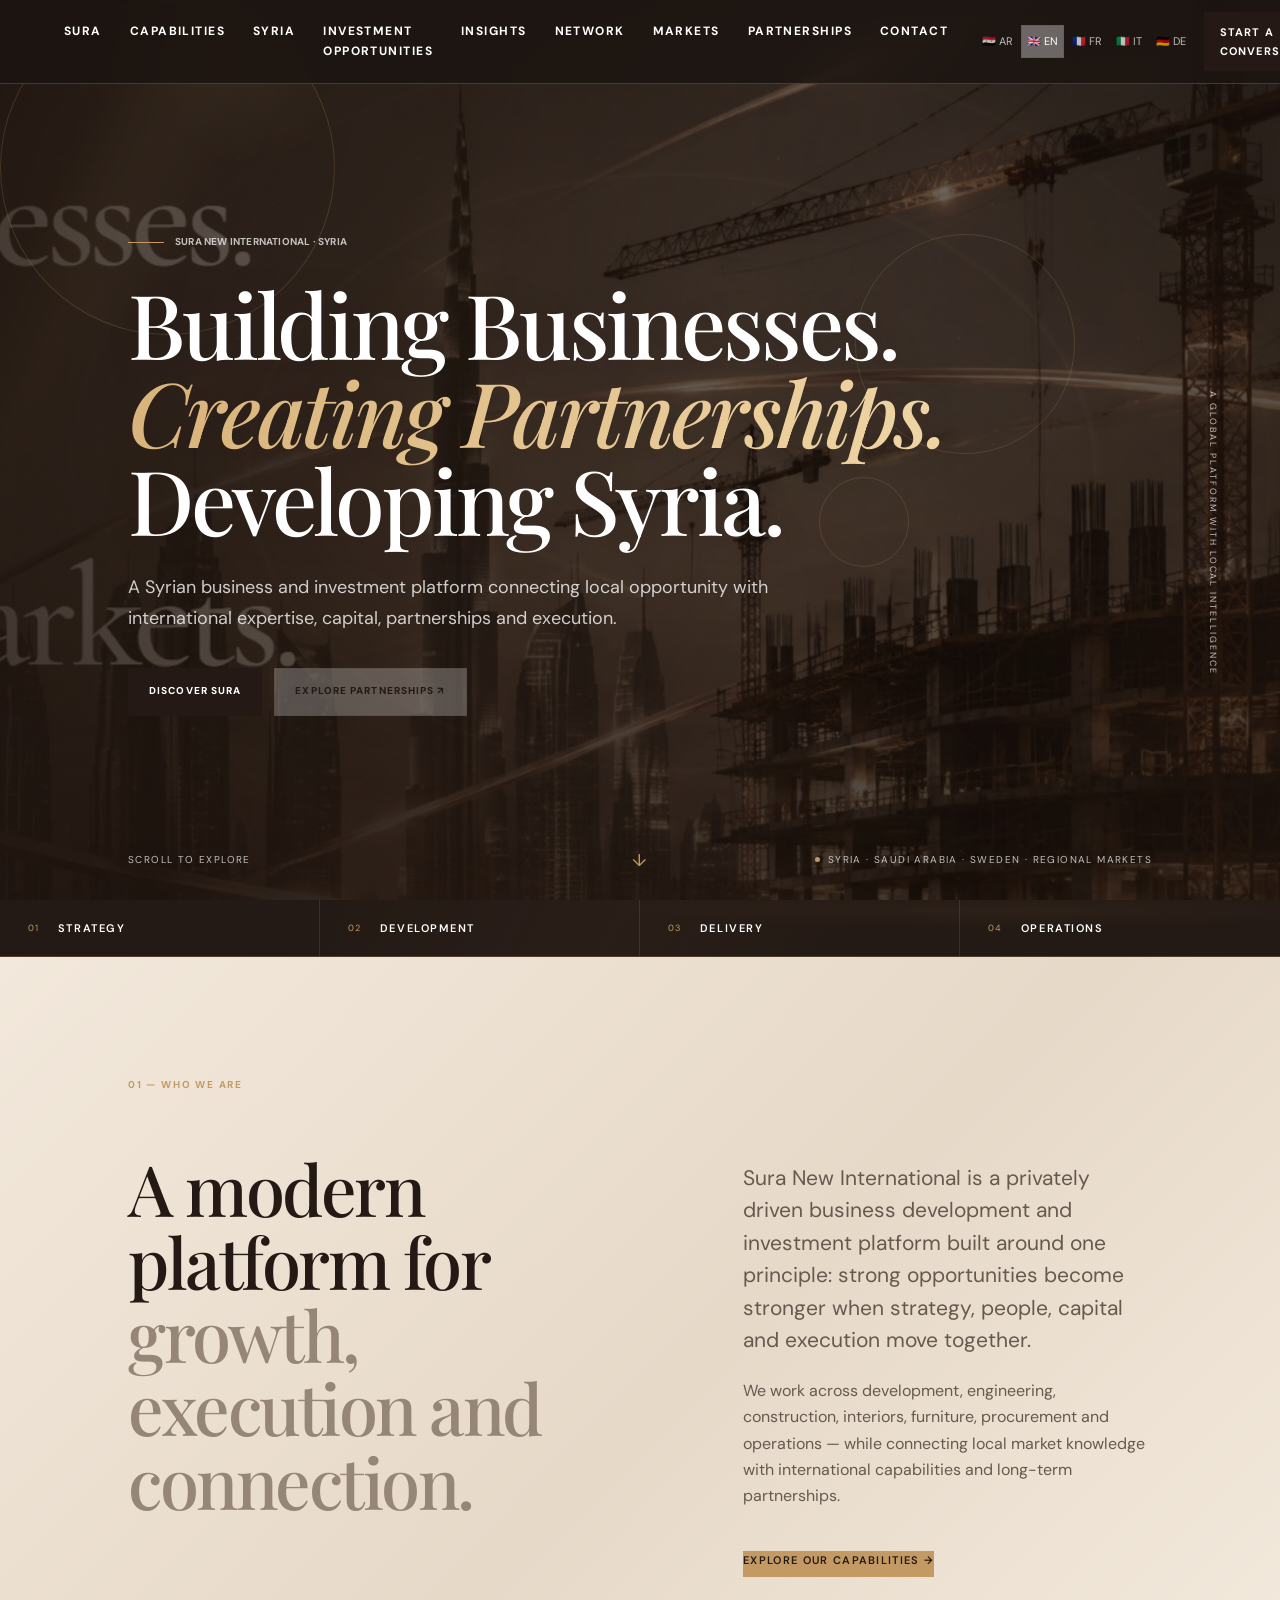
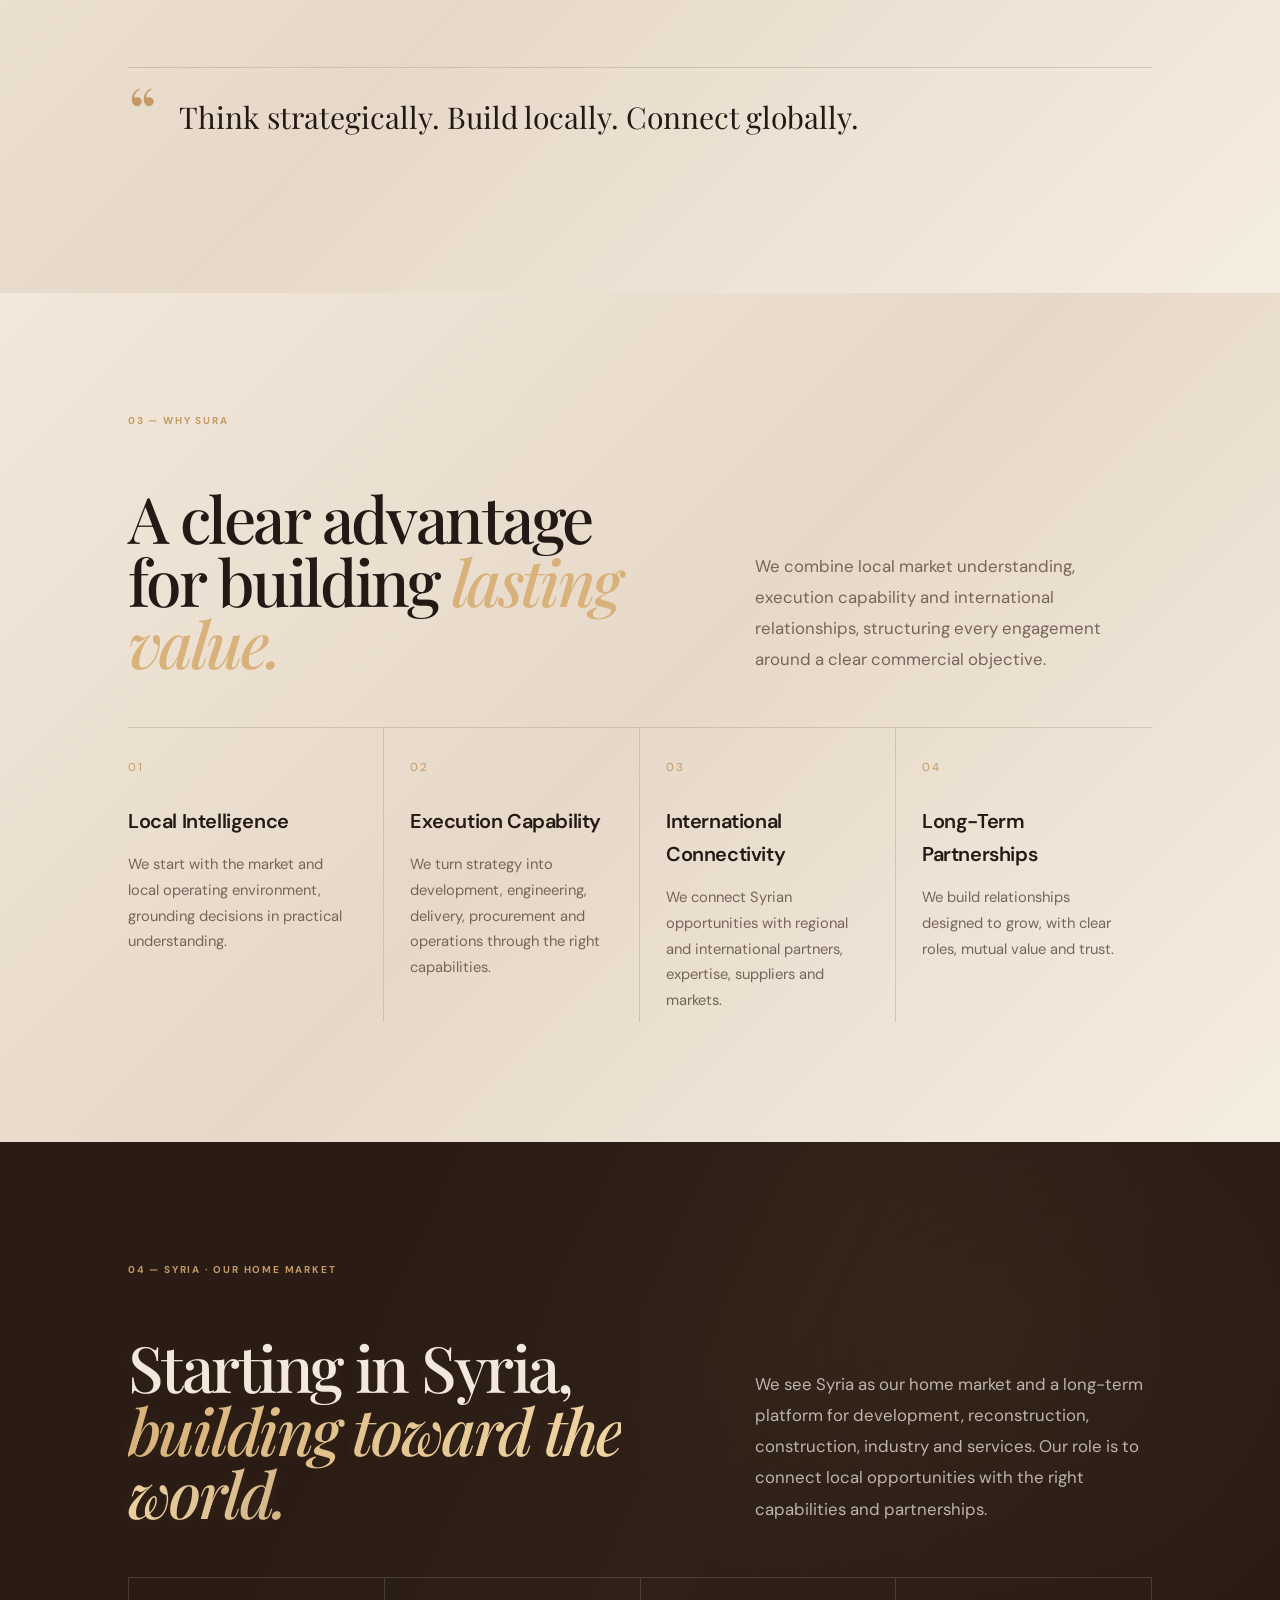
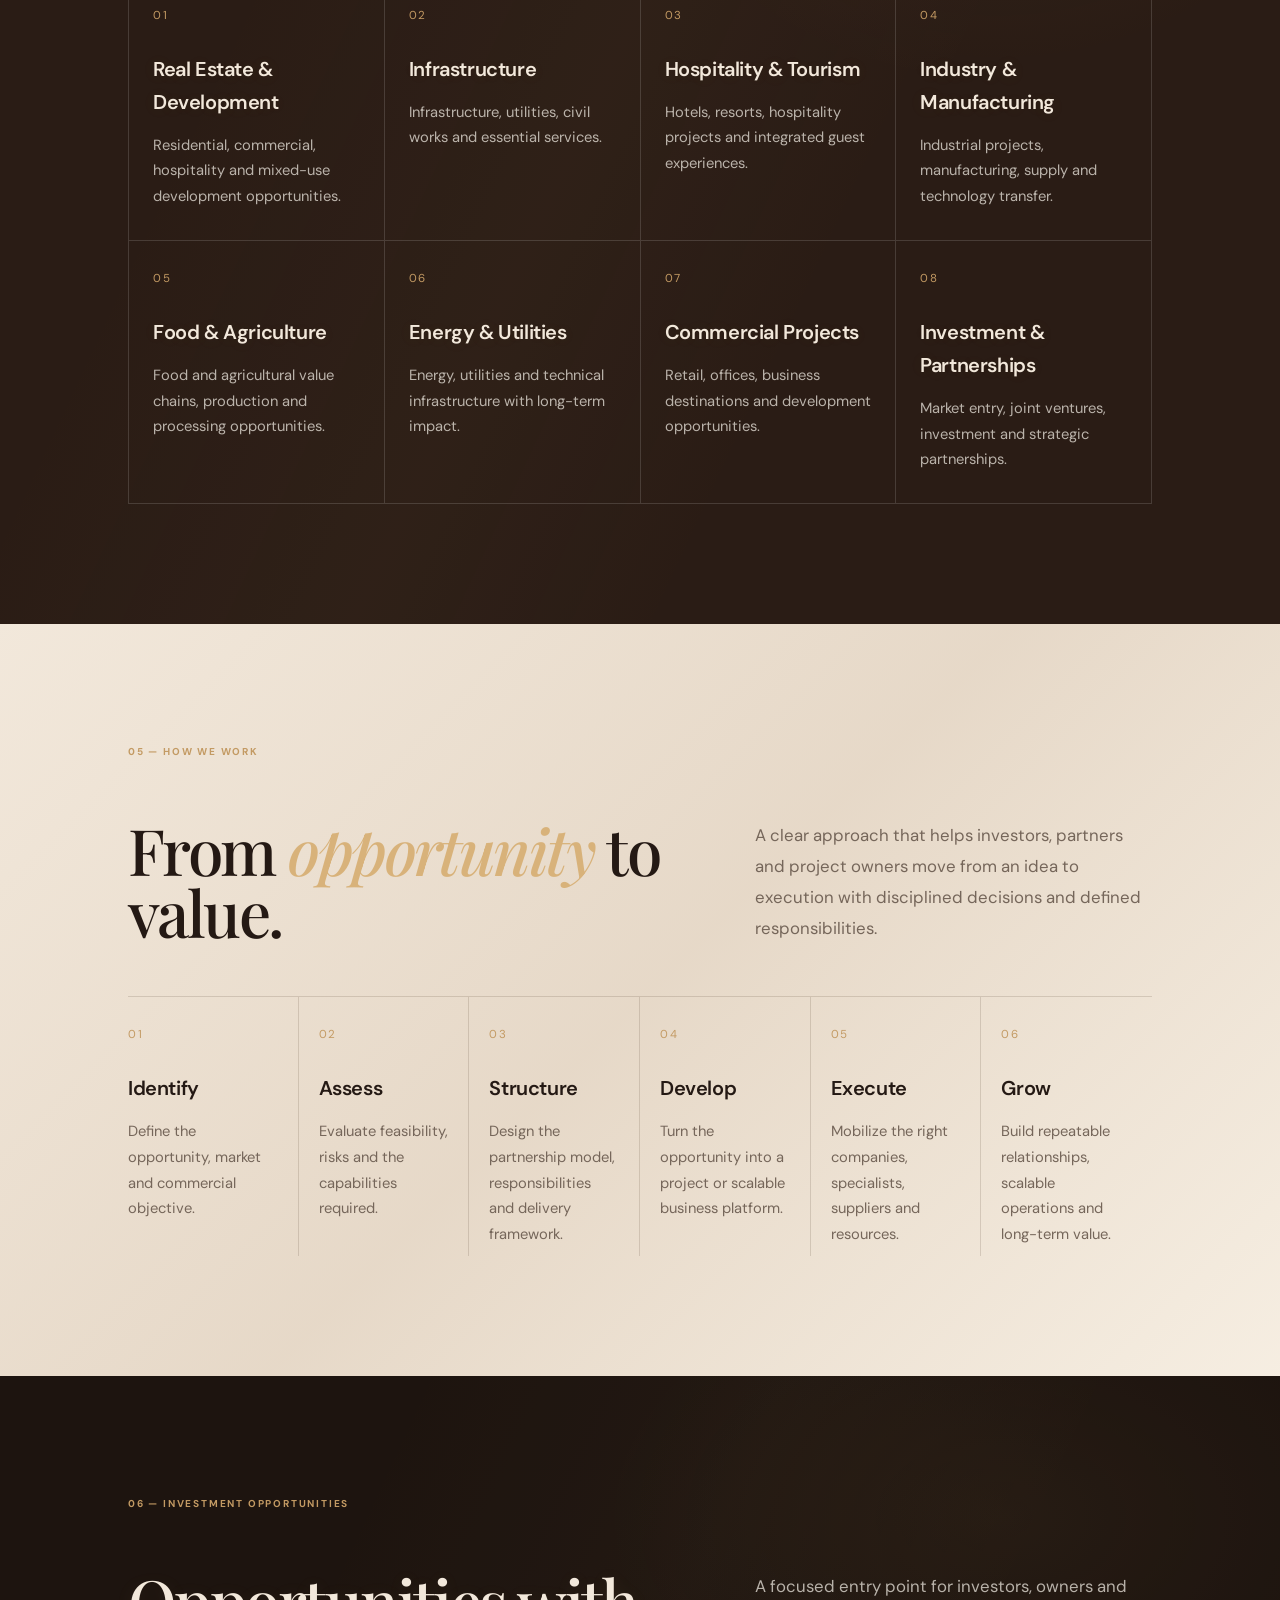
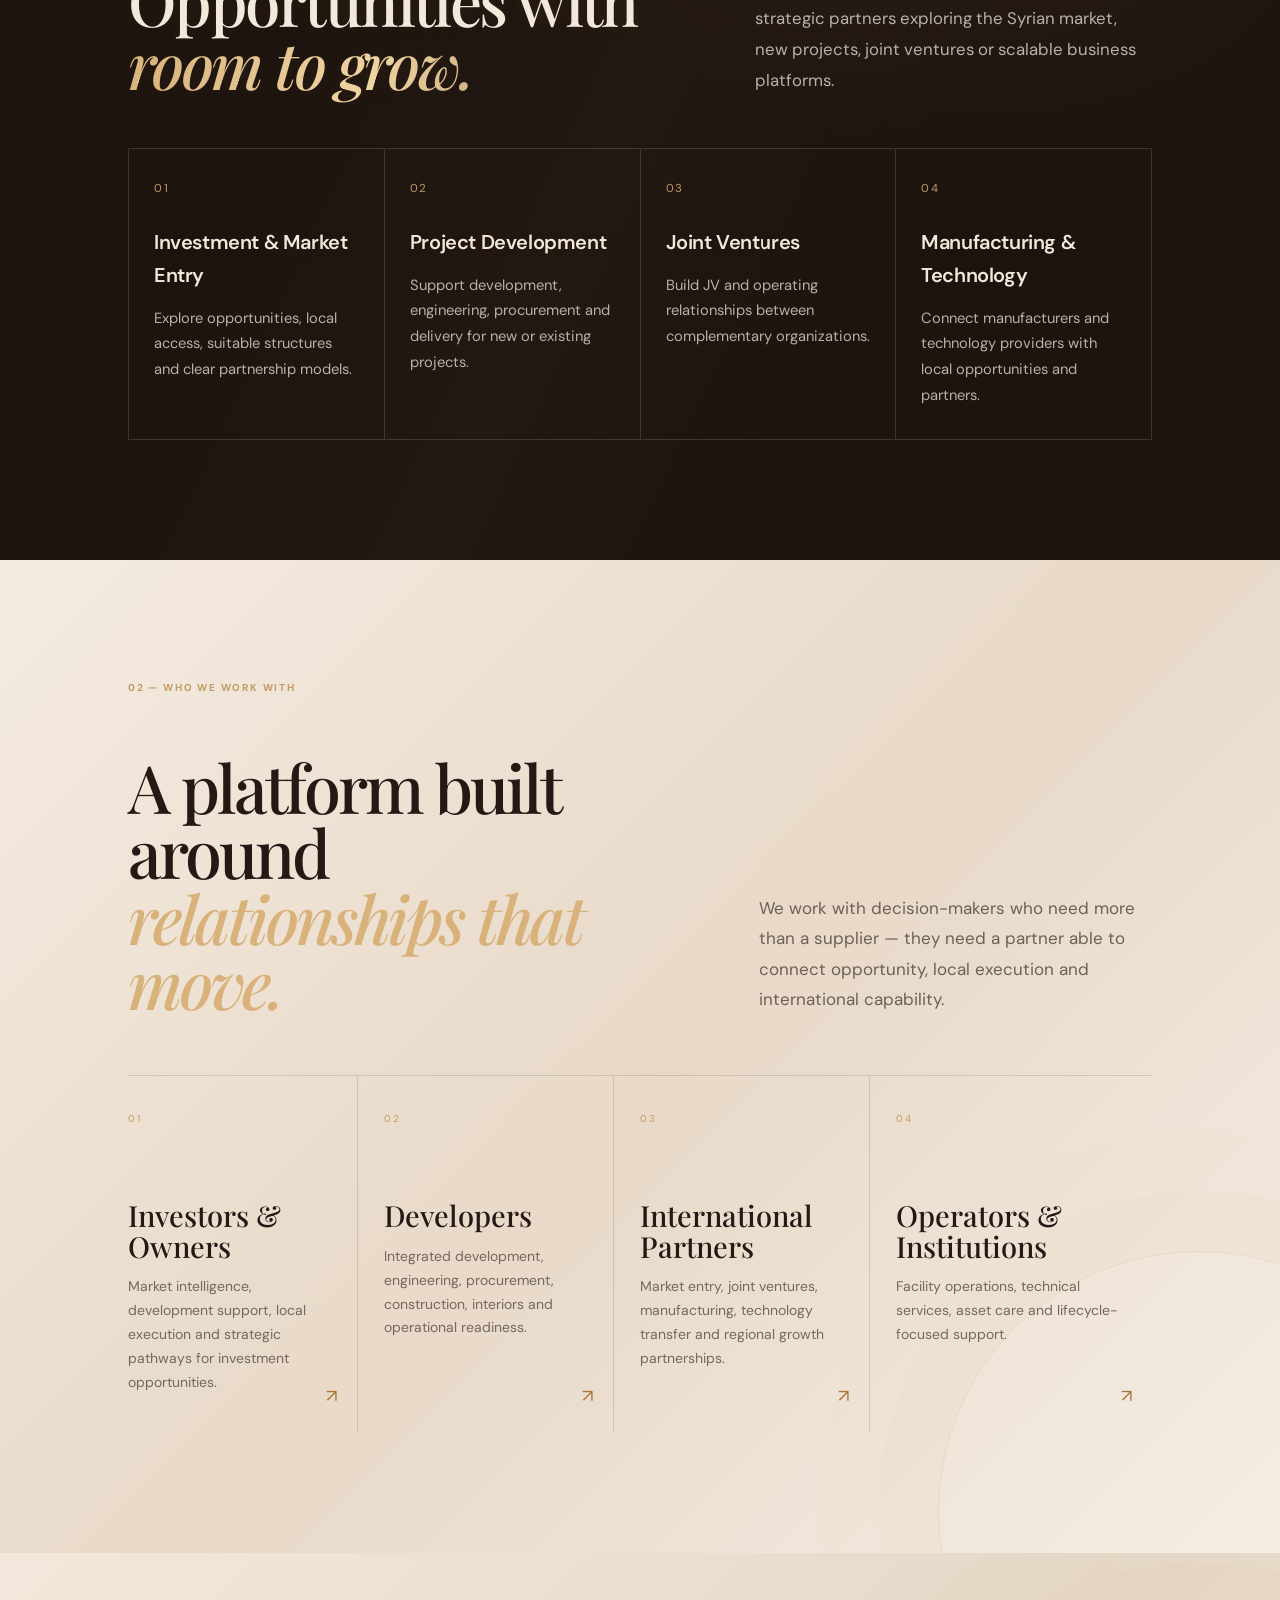
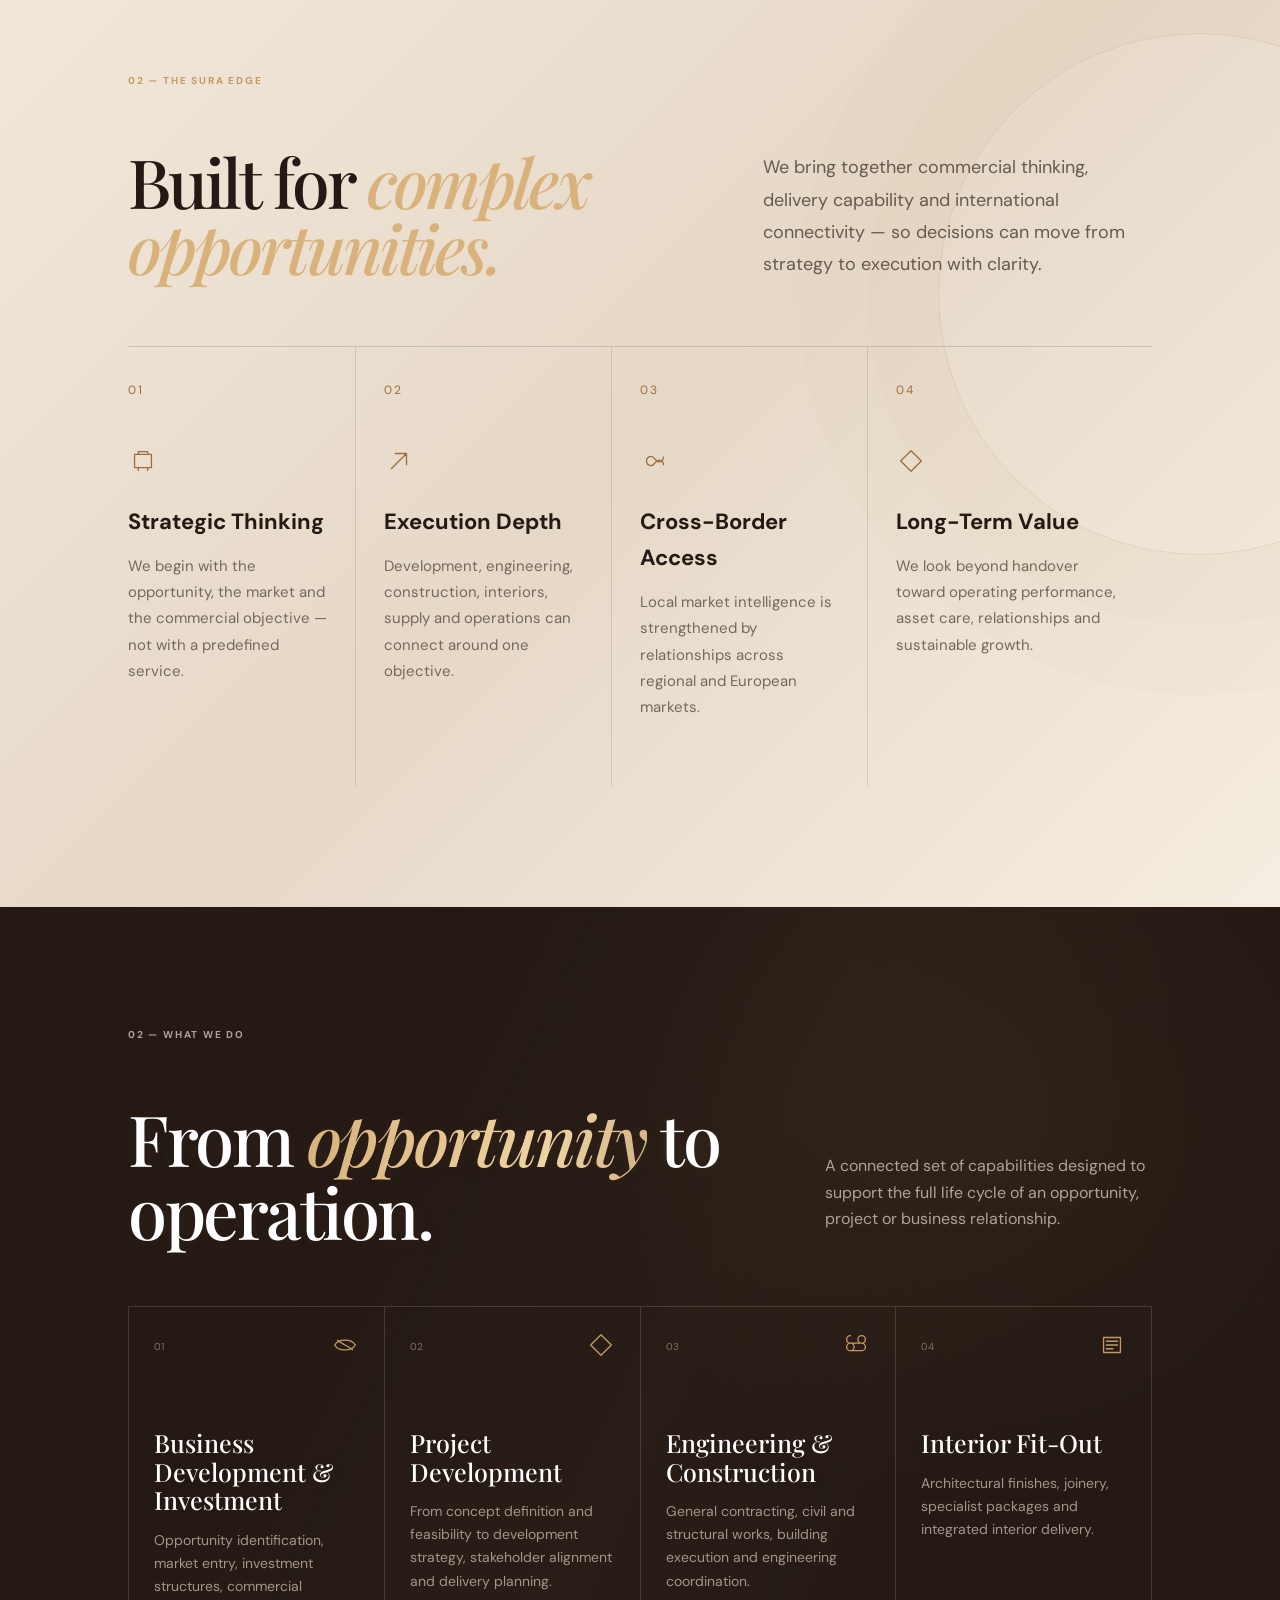
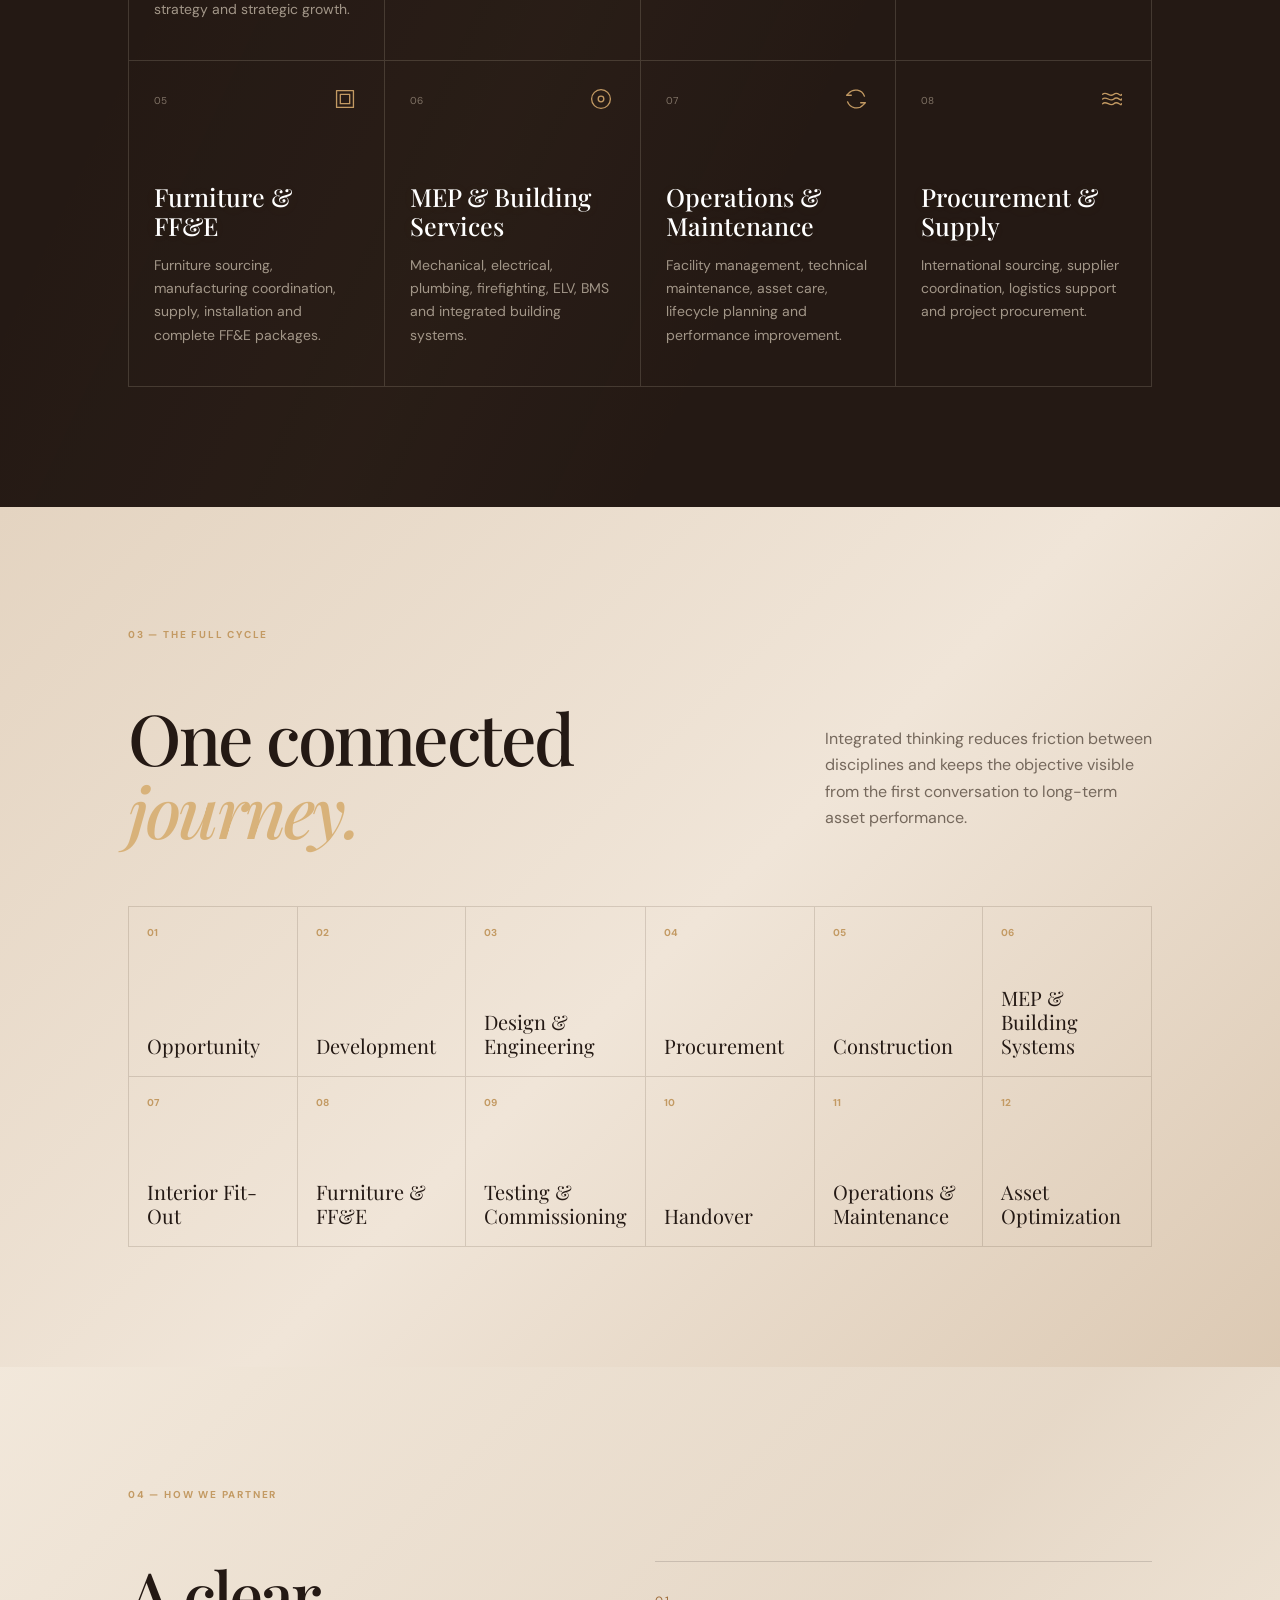
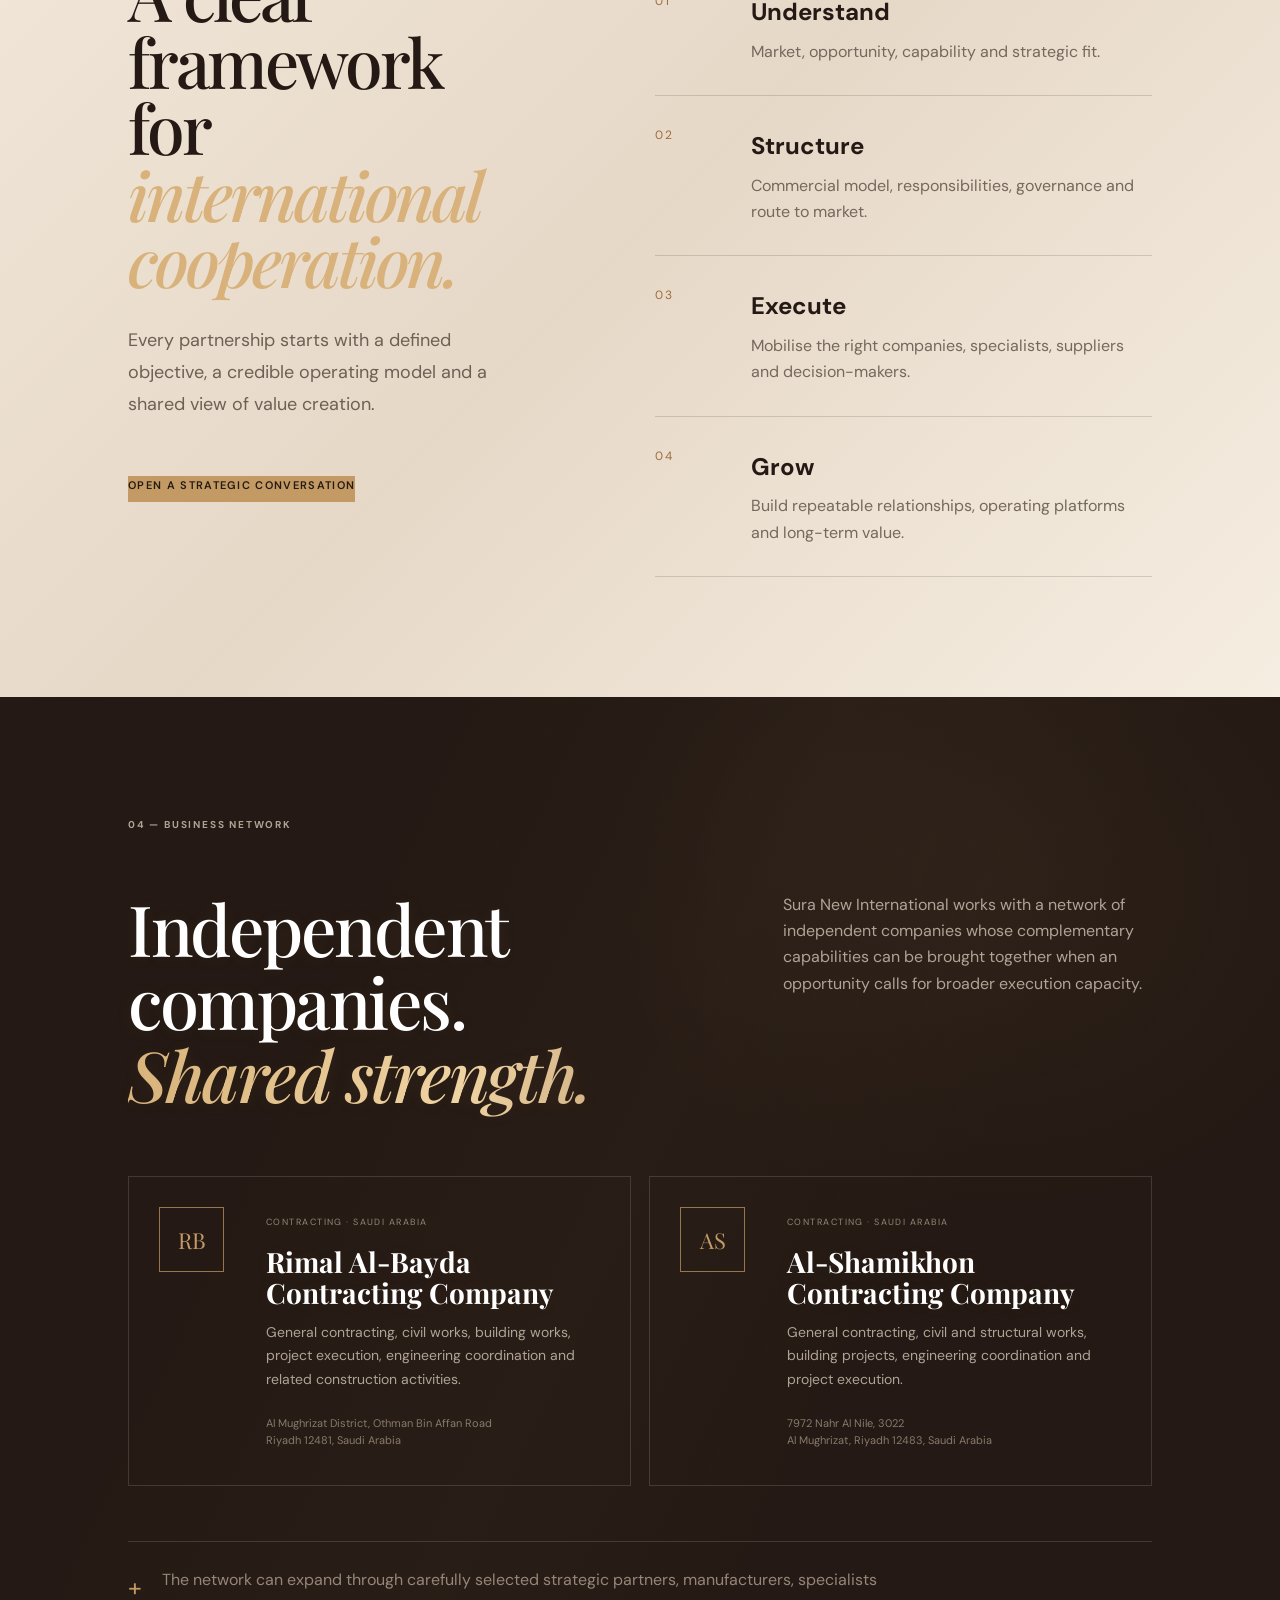
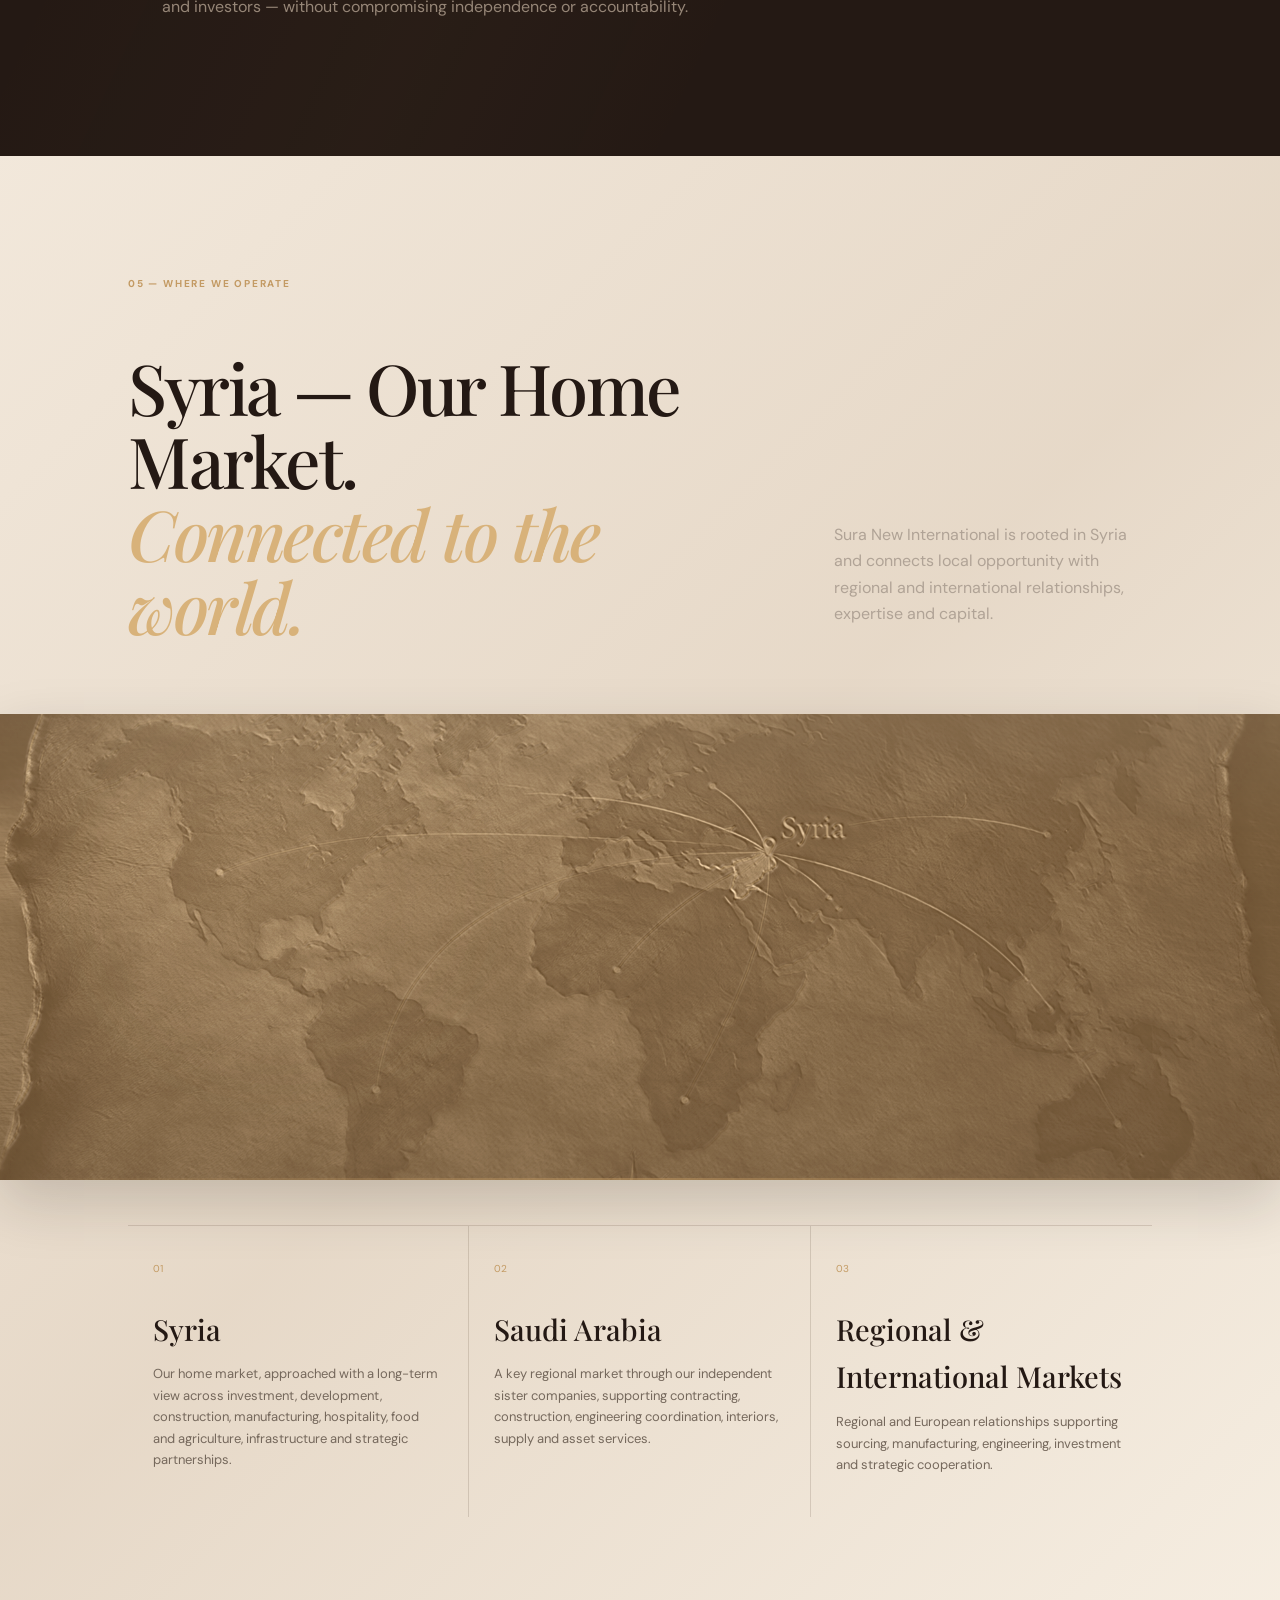
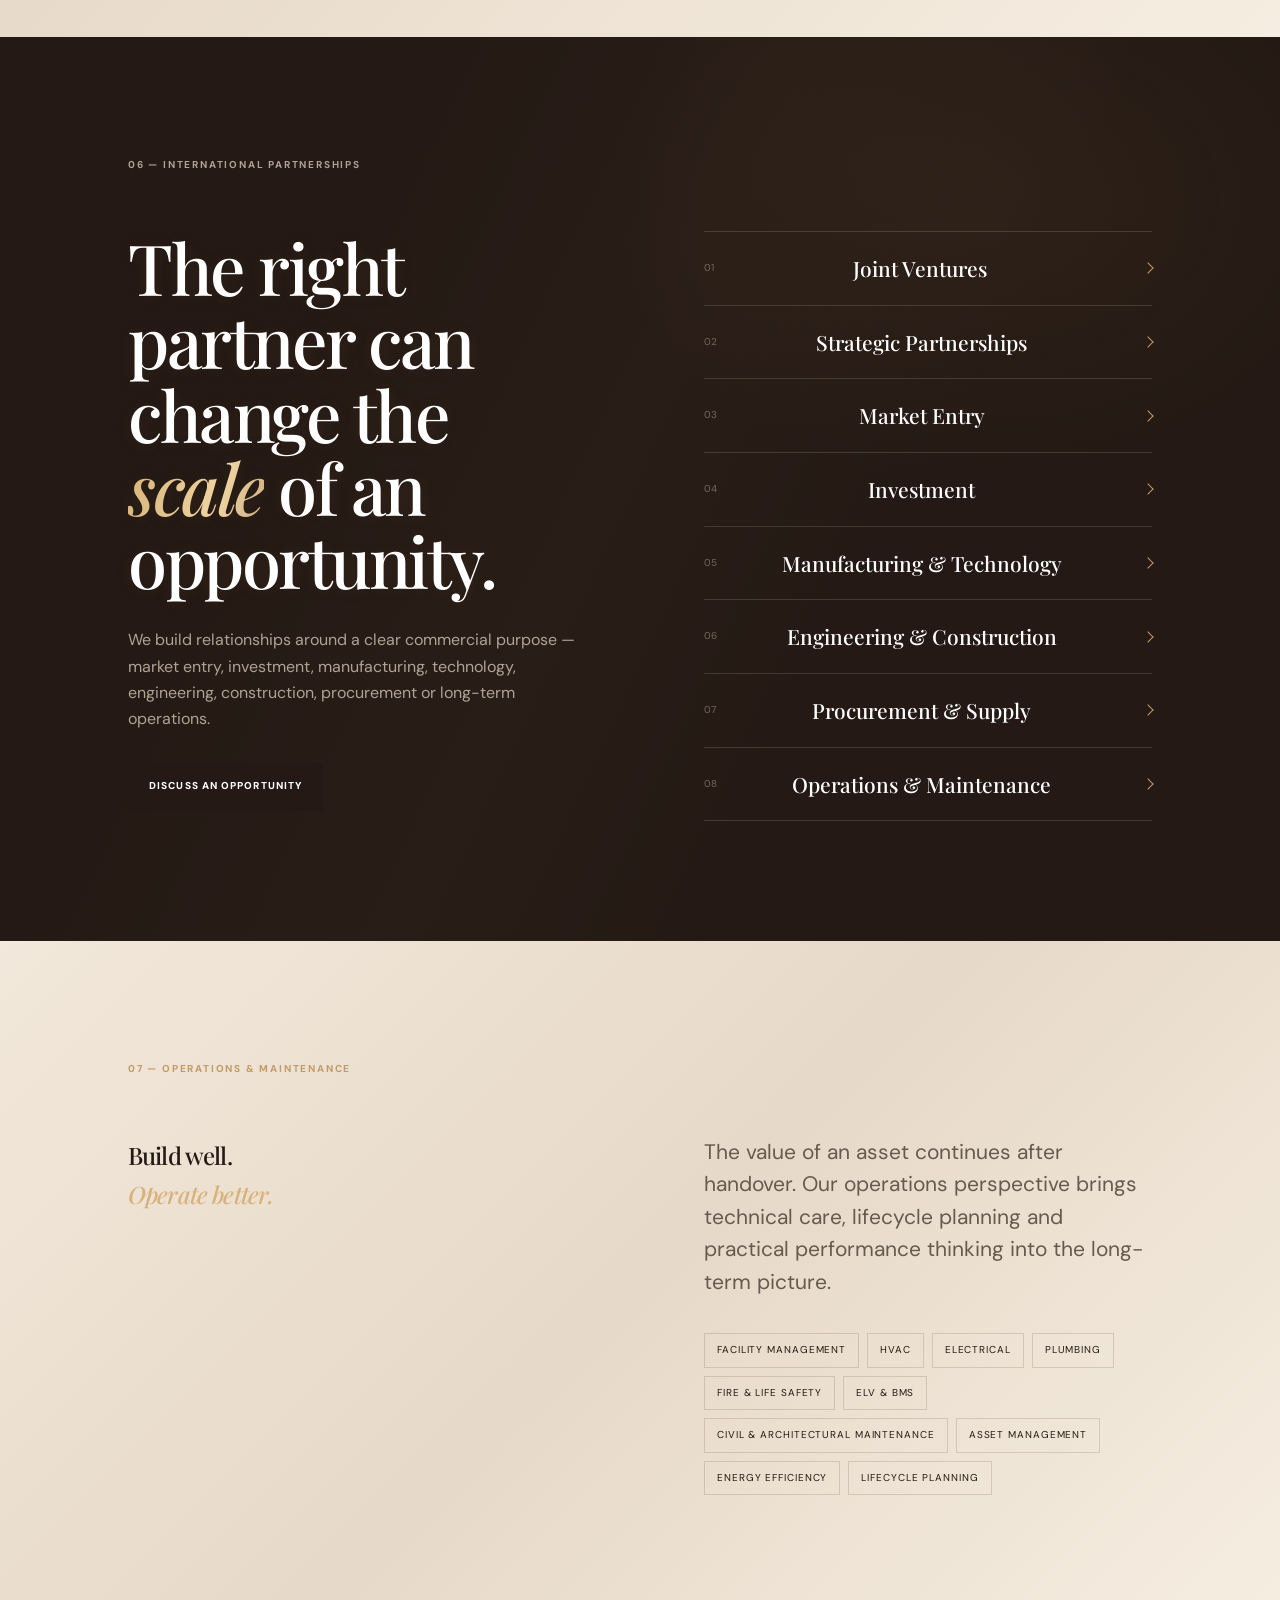
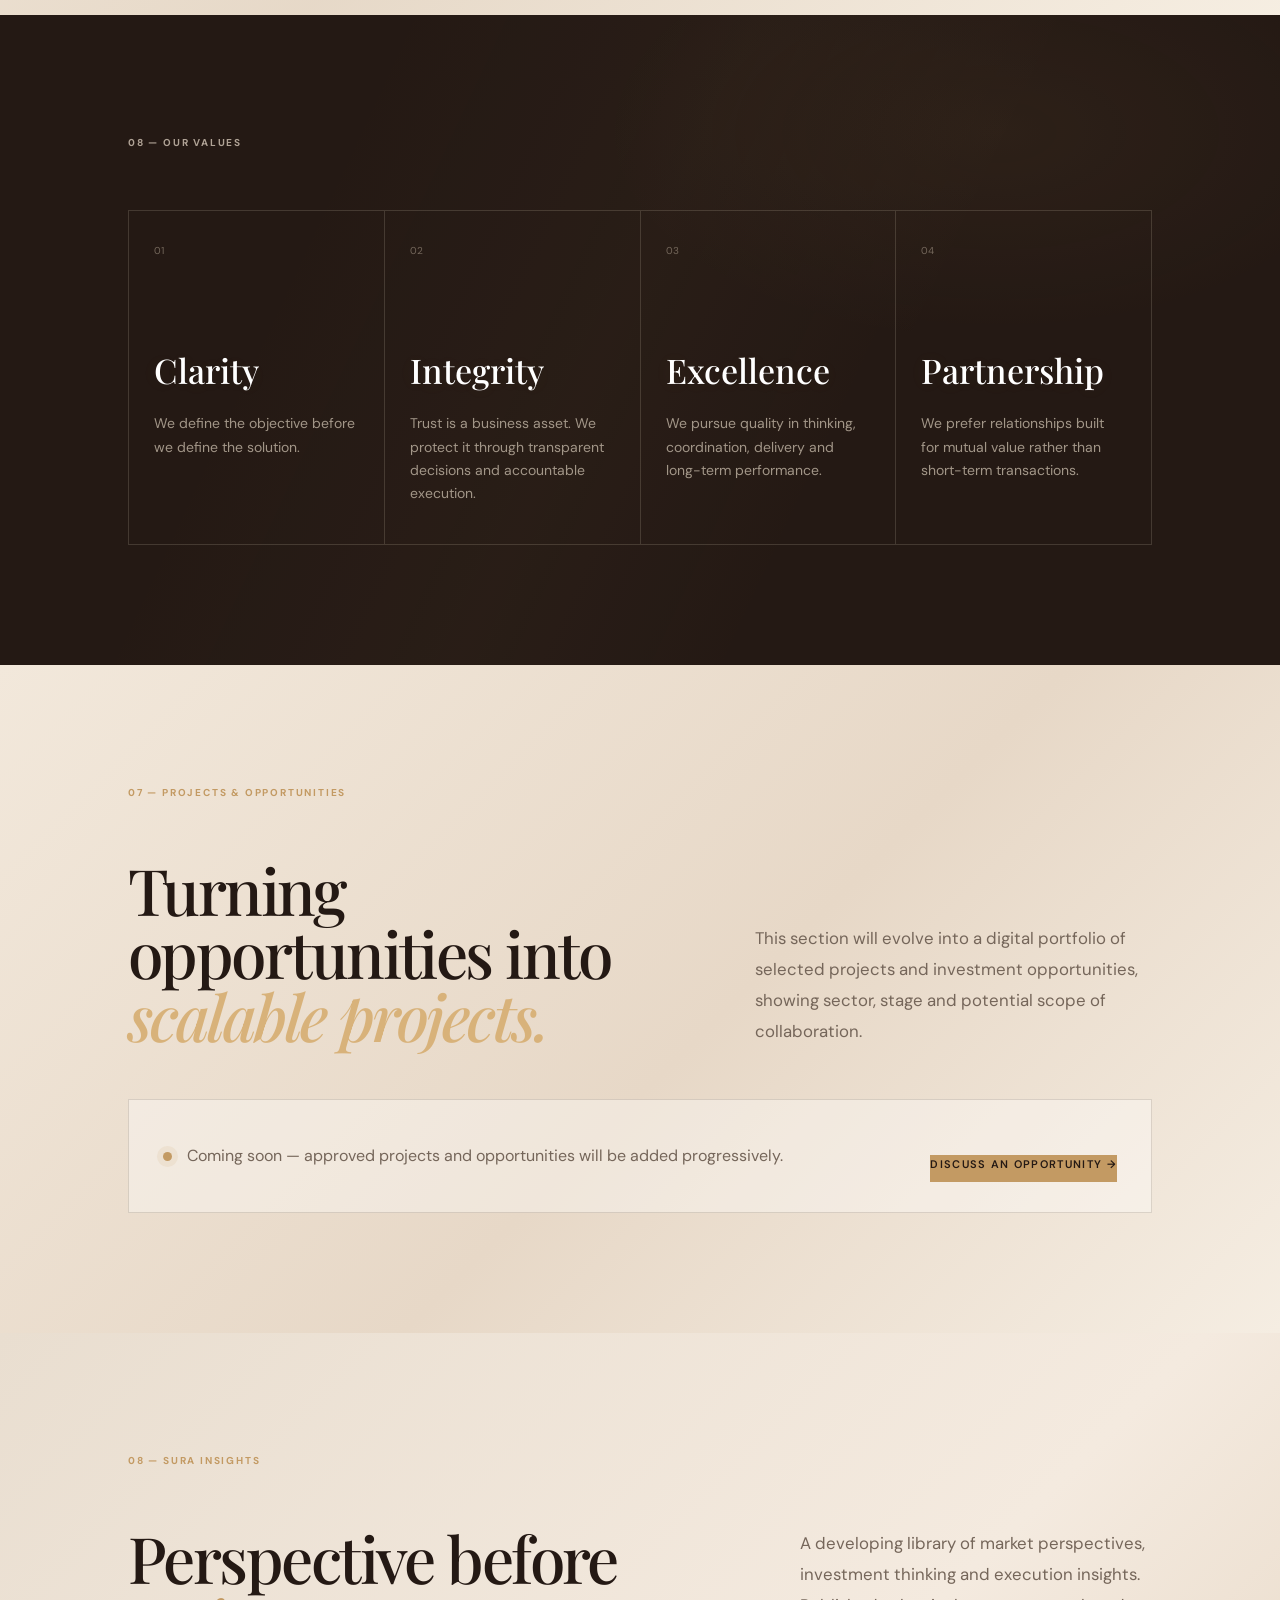
<file: ويب سايت/index.html>
<!doctype html>
<html lang="en" dir="ltr">
<head>
  <meta charset="utf-8">
  <meta name="viewport" content="width=device-width, initial-scale=1">
  <meta name="theme-color" content="#11100d">
  <meta name="description" content="Sura New International — Investment, Development, Engineering, Construction, Interiors, Furniture, Procurement, Operations and Strategic Partnerships from Syria to regional and international markets.">
  <meta name="robots" content="index, follow">
  <meta property="og:type" content="website">
  <meta property="og:title" content="Sura New International | Global Business & Investment Platform">
  <meta property="og:description" content="Investment · Development · Strategic Partnerships">
  <meta property="og:image" content="assets/sura-logo-site.png">
  <meta name="theme-color" content="#11100d">
  <title>Sura New International | Investment · Development · Strategic Partnerships</title>
  <link rel="preconnect" href="https://fonts.googleapis.com">
  <link rel="preconnect" href="https://fonts.gstatic.com" crossorigin>
  <link href="https://fonts.googleapis.com/css2?family=DM+Sans:wght@400;500;600;700&family=Noto+Sans+Arabic:wght@400;500;600;700&family=Noto+Serif+Arabic:wght@500;600;700&family=Playfair+Display:wght@500;600;700&display=swap" rel="stylesheet">
  <link rel="stylesheet" href="styles.css">
</head>
<body>
  <div class="progress" id="progress"></div>
  <header class="site-header" id="siteHeader">
    <a class="brand" href="#home" aria-label="Sura New International">
      <img src="assets/sura-logo-site.png" alt="Sura New International logo">
    </a>
    <nav class="desktop-nav" aria-label="Primary navigation">
      <a href="#about" data-i18n="nav.about">Sura</a>
      <a href="#services" data-i18n="nav.services">Capabilities</a>
      <a href="#syria" data-i18n="nav.syria">Syria</a>
      <a href="#investors" data-i18n="nav.projects">Investment Opportunities</a>
      <a href="#insights" data-i18n="nav.insights">Insights</a>
      <a href="#network" data-i18n="nav.network">Network</a>
      <a href="#markets" data-i18n="nav.markets">Markets</a>
      <a href="#partnerships" data-i18n="nav.partnerships">Partnerships</a>
      <a href="#contact" data-i18n="nav.contact">Contact</a>
    </nav>
    <div class="header-actions">
      <div class="language-switcher" id="languageSwitcher">
        <div class="language-pills" aria-label="Languages">
          <button data-lang="ar" title="العربية">🇸🇾 <span>AR</span></button>
          <button data-lang="en" title="English">🇬🇧 <span>EN</span></button>
          <button data-lang="fr" title="Français">🇫🇷 <span>FR</span></button>
          <button data-lang="it" title="Italiano">🇮🇹 <span>IT</span></button>
          <button data-lang="de" title="Deutsch">🇩🇪 <span>DE</span></button>
        </div>
        <button class="language-button" id="languageButton" aria-expanded="false" aria-haspopup="listbox">🌐 <span>EN</span> <span class="chevron">⌄</span></button>
        <div class="language-menu" role="listbox" aria-label="Language">
          <button data-lang="ar">🇸🇾 <span>العربية</span></button>
          <button data-lang="en">🇬🇧 <span>English</span></button>
          <button data-lang="fr">🇫🇷 <span>Français</span></button>
          <button data-lang="it">🇮🇹 <span>Italiano</span></button>
          <button data-lang="de">🇩🇪 <span>Deutsch</span></button>
        </div>
      </div>
      <a class="header-cta" href="#contact" data-i18n="nav.cta">Start a Conversation</a>
      <button class="menu-toggle" id="menuToggle" aria-label="Open menu" aria-expanded="false"><span></span><span></span></button>
    </div>
  </header>

  <div class="mobile-nav" id="mobileNav">
    <a href="#about" data-i18n="nav.about">About</a>
    <a href="#services" data-i18n="nav.services">Capabilities</a>
    <a href="#focus" data-i18n="nav.focus">Focus</a>
    <a href="#investors" data-i18n="nav.projects">Investment Opportunities</a>
    <a href="#insights" data-i18n="nav.insights">Insights</a>
    <a href="#network" data-i18n="nav.network">Network</a>
    <a href="#markets" data-i18n="nav.markets">Markets</a>
    <a href="#partnerships" data-i18n="nav.partnerships">Partnerships</a>
    <a href="#engage" data-i18n="nav.engage">Engage</a>
    <a href="#contact" data-i18n="nav.contact">Contact</a>
    <a class="mobile-cta" href="#contact" data-i18n="nav.cta">Start a Conversation</a>
  </div>

  <main>
    <section class="hero" id="home">
      <div class="hero-video-wrap" aria-hidden="true">
        <video class="hero-video" autoplay muted loop playsinline preload="metadata" poster="assets/hero-towers.jpg">
          <source src="assets/sura-hero.mp4" type="video/mp4">
        </video>
        <div class="hero-video-overlay"></div>
      </div>
      <div class="hero-grid"></div>
      <div class="hero-orbit orbit-a"></div><div class="hero-orbit orbit-b"></div>
      <div class="hero-content reveal">
        <div class="eyebrow"><span class="eyebrow-line"></span><span data-i18n="hero.eyebrow">SURA NEW INTERNATIONAL · SYRIA</span></div>
        <h1 data-i18n="hero.title">Building Businesses.<br><em>Creating Partnerships.</em><br>Developing Markets.</h1>
        <p data-i18n="hero.text">A Syrian business and investment platform connecting local opportunity with international expertise, capital, partnerships and execution.</p>
        <div class="hero-actions">
          <a class="btn btn-primary" href="#about" data-i18n="hero.primary">Discover Sura</a>
          <a class="btn btn-ghost" href="#partnerships" data-i18n="hero.secondary">Explore Partnerships <span>↗</span></a>
        </div>
      </div>
      <div class="hero-side reveal">
        <div class="vertical-label" data-i18n="hero.side">A GLOBAL PLATFORM WITH LOCAL INTELLIGENCE</div>
      </div>
      <div class="hero-bottom">
        <div data-i18n="hero.scroll">Scroll to explore</div><span>↓</span>
        <div class="hero-location"><span class="dot"></span><span data-i18n="hero.presence">Syria · Saudi Arabia · Sweden · Regional Markets</span></div>
      </div>
    </section>

    <section class="capability-ribbon" aria-label="Sura platform">
      <div class="ribbon-inner">
        <div><span>01</span><b data-i18n="ribbon.1">Strategy</b></div>
        <div><span>02</span><b data-i18n="ribbon.2">Development</b></div>
        <div><span>03</span><b data-i18n="ribbon.3">Delivery</b></div>
        <div><span>04</span><b data-i18n="ribbon.4">Operations</b></div>
      </div>
    </section>

    <section class="intro section" id="about">
      <div class="section-kicker" data-i18n="about.kicker">01 — WHO WE ARE</div>
      <div class="intro-grid">
        <div class="reveal"><h2 data-i18n="about.title">A modern platform for <span>growth, execution and connection.</span></h2></div>
        <div class="intro-copy reveal">
          <p class="lead" data-i18n="about.lead">Sura New International is a privately driven business development and investment platform built around one principle: strong opportunities become stronger when strategy, people, capital and execution move together.</p>
          <p data-i18n="about.text">We work across development, engineering, construction, interiors, furniture, procurement and operations — while connecting local market knowledge with international capabilities and long-term partnerships.</p>
          <a class="text-link" href="#services" data-i18n="about.link">Explore our capabilities <span>→</span></a>
        </div>
      </div>
      <div class="statement reveal"><span>“</span><p data-i18n="about.quote">Think strategically. Build locally. Connect globally.</p></div>
    </section>

    <section class="why section" id="why-sura">
      <div class="section-kicker" data-i18n="why.kicker">03 — WHY SURA</div>
      <div class="why-head"><h2 data-i18n="why.title">A clear advantage for building <em>lasting value.</em></h2><p data-i18n="why.intro">We combine local market understanding, execution capability and international relationships, structuring every engagement around a clear commercial objective.</p></div>
      <div class="why-grid">
        <article class="why-card reveal"><span data-i18n="why.items.0.0">01</span><h3 data-i18n="why.items.0.1">Local Intelligence</h3><p data-i18n="why.items.0.2">We start with the market and local operating environment, grounding decisions in practical understanding.</p></article>
        <article class="why-card reveal"><span data-i18n="why.items.1.0">02</span><h3 data-i18n="why.items.1.1">Execution Capability</h3><p data-i18n="why.items.1.2">We turn strategy into development, engineering, delivery, procurement and operations through the right capabilities.</p></article>
        <article class="why-card reveal"><span data-i18n="why.items.2.0">03</span><h3 data-i18n="why.items.2.1">International Connectivity</h3><p data-i18n="why.items.2.2">We connect Syrian opportunities with regional and international partners, expertise, suppliers and markets.</p></article>
        <article class="why-card reveal"><span data-i18n="why.items.3.0">04</span><h3 data-i18n="why.items.3.1">Long-Term Partnerships</h3><p data-i18n="why.items.3.2">We build relationships designed to grow, with clear roles, mutual value and trust.</p></article>
      </div>
    </section>

    <section class="syria-opportunities section dark-section" id="syria">
      <div class="section-kicker light" data-i18n="syria.kicker">04 — SYRIA · OUR HOME MARKET</div>
      <div class="syria-head"><h2 data-i18n="syria.title">Starting in Syria, <em>building toward the world.</em></h2><p data-i18n="syria.intro">We see Syria as our home market and a long-term platform for development, reconstruction, construction, industry and services.</p></div>
      <div class="opportunity-grid">
        <article class="opportunity-card reveal"><span>01</span><h3 data-i18n="syria.items.0.1">Real Estate & Development</h3><p data-i18n="syria.items.0.2">Residential, commercial, hospitality and mixed-use development opportunities.</p></article>
        <article class="opportunity-card reveal"><span>02</span><h3 data-i18n="syria.items.1.1">Infrastructure</h3><p data-i18n="syria.items.1.2">Infrastructure, utilities, civil works and essential services.</p></article>
        <article class="opportunity-card reveal"><span>03</span><h3 data-i18n="syria.items.2.1">Hospitality & Tourism</h3><p data-i18n="syria.items.2.2">Hotels, resorts, hospitality projects and integrated guest experiences.</p></article>
        <article class="opportunity-card reveal"><span>04</span><h3 data-i18n="syria.items.3.1">Industry & Manufacturing</h3><p data-i18n="syria.items.3.2">Industrial projects, manufacturing, supply and technology transfer.</p></article>
        <article class="opportunity-card reveal"><span>05</span><h3 data-i18n="syria.items.4.1">Food & Agriculture</h3><p data-i18n="syria.items.4.2">Food and agricultural value chains, production and processing opportunities.</p></article>
        <article class="opportunity-card reveal"><span>06</span><h3 data-i18n="syria.items.5.1">Energy & Utilities</h3><p data-i18n="syria.items.5.2">Energy, utilities and technical infrastructure with long-term impact.</p></article>
        <article class="opportunity-card reveal"><span>07</span><h3 data-i18n="syria.items.6.1">Commercial Projects</h3><p data-i18n="syria.items.6.2">Retail, offices, business destinations and development opportunities.</p></article>
        <article class="opportunity-card reveal"><span>08</span><h3 data-i18n="syria.items.7.1">Investment & Partnerships</h3><p data-i18n="syria.items.7.2">Market entry, joint ventures, investment and strategic partnerships.</p></article>
      </div>
    </section>

    <section class="process section" id="approach">
      <div class="section-kicker" data-i18n="process.kicker">05 — HOW WE WORK</div>
      <div class="process-head"><h2 data-i18n="process.title">From <em>opportunity</em> to value.</h2><p data-i18n="process.intro">A clear approach that helps investors, partners and project owners move from an idea to execution.</p></div>
      <div class="process-grid">
        <article class="process-step reveal"><span data-i18n="process.items.0.0">01</span><h3 data-i18n="process.items.0.1">Identify</h3><p data-i18n="process.items.0.2">Define the opportunity, market and commercial objective.</p></article>
        <article class="process-step reveal"><span data-i18n="process.items.1.0">02</span><h3 data-i18n="process.items.1.1">Assess</h3><p data-i18n="process.items.1.2">Evaluate feasibility, risks and the capabilities required.</p></article>
        <article class="process-step reveal"><span data-i18n="process.items.2.0">03</span><h3 data-i18n="process.items.2.1">Structure</h3><p data-i18n="process.items.2.2">Design the partnership model, responsibilities and delivery framework.</p></article>
        <article class="process-step reveal"><span data-i18n="process.items.3.0">04</span><h3 data-i18n="process.items.3.1">Develop</h3><p data-i18n="process.items.3.2">Turn the opportunity into a project or scalable business platform.</p></article>
        <article class="process-step reveal"><span data-i18n="process.items.4.0">05</span><h3 data-i18n="process.items.4.1">Execute</h3><p data-i18n="process.items.4.2">Mobilize the right companies, specialists, suppliers and resources.</p></article>
        <article class="process-step reveal"><span data-i18n="process.items.5.0">06</span><h3 data-i18n="process.items.5.1">Grow</h3><p data-i18n="process.items.5.2">Build repeatable relationships, scalable operations and long-term value.</p></article>
      </div>
    </section>

    <section class="investors section dark-section" id="investors">
      <div class="section-kicker light" data-i18n="investors.kicker">06 — FOR INVESTORS & PARTNERS</div>
      <div class="investors-head"><h2 data-i18n="investors.title">Local opportunities. <em>International perspective.</em></h2><p data-i18n="investors.intro">If you are exploring the Syrian market, developing a project, seeking a local partner or building an execution platform, the conversation can start here.</p></div>
      <div class="investor-grid">
        <article class="investor-card reveal"><span>01</span><h3 data-i18n="investors.cards.0.1">Investment & Market Entry</h3><p data-i18n="investors.cards.0.2">Explore opportunities, local access, suitable structures and clear partnership models.</p></article>
        <article class="investor-card reveal"><span>02</span><h3 data-i18n="investors.cards.1.1">Project Development</h3><p data-i18n="investors.cards.1.2">Support development, engineering, procurement and delivery for new or existing projects.</p></article>
        <article class="investor-card reveal"><span>03</span><h3 data-i18n="investors.cards.2.1">Joint Ventures</h3><p data-i18n="investors.cards.2.2">Build JV and operating relationships between complementary organizations.</p></article>
        <article class="investor-card reveal"><span>04</span><h3 data-i18n="investors.cards.3.1">Manufacturing & Technology</h3><p data-i18n="investors.cards.3.2">Connect manufacturers and technology providers with local opportunities and partners.</p></article>
      </div>
    </section>

    <section class="audiences section" id="focus">
      <div class="section-kicker" data-i18n="audiences.kicker">02 — WHO WE WORK WITH</div>
      <div class="audiences-head">
        <h2 data-i18n="audiences.title">A platform built around <em>relationships that move.</em></h2>
        <p data-i18n="audiences.intro">We work with decision-makers who need more than a supplier — they need a partner able to connect opportunity, local execution and international capability.</p>
      </div>
      <div class="audience-grid">
        <article class="audience-card reveal"><span>01</span><h3 data-i18n="audiences.1.title">Investors & Owners</h3><p data-i18n="audiences.1.text">Market intelligence, development support, local execution and strategic pathways for investment opportunities.</p><b>↗</b></article>
        <article class="audience-card reveal"><span>02</span><h3 data-i18n="audiences.2.title">Developers</h3><p data-i18n="audiences.2.text">Integrated development, engineering, procurement, construction, interiors and operational readiness.</p><b>↗</b></article>
        <article class="audience-card reveal"><span>03</span><h3 data-i18n="audiences.3.title">International Partners</h3><p data-i18n="audiences.3.text">Market entry, joint ventures, manufacturing, technology transfer and regional growth partnerships.</p><b>↗</b></article>
        <article class="audience-card reveal"><span>04</span><h3 data-i18n="audiences.4.title">Operators & Institutions</h3><p data-i18n="audiences.4.text">Facility operations, technical services, asset care and lifecycle-focused support.</p><b>↗</b></article>
      </div>
    </section>

    <section class="edge section" id="edge">
      <div class="section-kicker" data-i18n="edge.kicker">02 — THE SURA EDGE</div>
      <div class="edge-head">
        <div><h2 data-i18n="edge.title">Built for <em>complex opportunities.</em></h2></div>
        <p data-i18n="edge.intro">We bring together commercial thinking, delivery capability and international connectivity — so decisions can move from strategy to execution with clarity.</p>
      </div>
      <div class="edge-grid">
        <article class="edge-card reveal"><div class="edge-number">01</div><div class="edge-symbol"><svg viewBox="0 0 32 32" aria-hidden="true"><path d="M7 9h18v14H7zM11 9V6h10v3M11 23v3M21 23v3"/></svg></div><h3 data-i18n="edge.1.title">Strategic Thinking</h3><p data-i18n="edge.1.text">We begin with the opportunity, the market and the commercial objective — not with a predefined service.</p><span class="edge-line"></span></article>
        <article class="edge-card reveal"><div class="edge-number">02</div><div class="edge-symbol"><svg viewBox="0 0 32 32" aria-hidden="true"><path d="M8 24 24 8M12 8h12v12"/></svg></div><h3 data-i18n="edge.2.title">Execution Depth</h3><p data-i18n="edge.2.text">Development, engineering, construction, interiors, supply and operations can connect around one objective.</p><span class="edge-line"></span></article>
        <article class="edge-card reveal"><div class="edge-number">03</div><div class="edge-symbol"><svg viewBox="0 0 32 32" aria-hidden="true"><path d="M7 16c0-5 6-7 9-2 3 5 9 3 9-2M7 16c0 5 6 7 9 2 3-5 9-3 9 2"/></svg></div><h3 data-i18n="edge.3.title">Cross-Border Access</h3><p data-i18n="edge.3.text">Local market intelligence is strengthened by relationships across regional and European markets.</p><span class="edge-line"></span></article>
        <article class="edge-card reveal"><div class="edge-number">04</div><div class="edge-symbol"><svg viewBox="0 0 32 32" aria-hidden="true"><path d="m16 5 11 11-11 11L5 16 16 5Z"/></svg></div><h3 data-i18n="edge.4.title">Long-Term Value</h3><p data-i18n="edge.4.text">We look beyond handover toward operating performance, asset care, relationships and sustainable growth.</p><span class="edge-line"></span></article>
      </div>
    </section>

    <section class="capabilities section dark-section" id="services">
      <div class="section-kicker light" data-i18n="services.kicker">02 — WHAT WE DO</div>
      <div class="section-heading-row">
        <h2 data-i18n="services.title">From <em>opportunity</em> to operation.</h2>
        <p data-i18n="services.intro">A connected set of capabilities designed to support the full life cycle of an opportunity, project or business relationship.</p>
      </div>
      <div class="capability-grid">
        <article class="cap-card reveal"><span>01</span><div class="cap-icon"><svg viewBox="0 0 32 32" aria-hidden="true"><path d="M5 16c4-7 18-7 22 0-4 7-18 7-22 0Z"/><path d="M8 11c4 3 12 7 16 10"/></svg></div><h3 data-i18n="services.1.title">Business Development & Investment</h3><p data-i18n="services.1.text">Opportunity identification, market entry, investment structures, commercial strategy and strategic growth.</p></article>
        <article class="cap-card reveal"><span>02</span><div class="cap-icon"><svg viewBox="0 0 32 32" aria-hidden="true"><path d="m16 5 11 11-11 11L5 16 16 5Z"/></svg></div><h3 data-i18n="services.2.title">Project Development</h3><p data-i18n="services.2.text">From concept definition and feasibility to development strategy, stakeholder alignment and delivery planning.</p></article>
        <article class="cap-card reveal"><span>03</span><div class="cap-icon"><svg viewBox="0 0 32 32" aria-hidden="true"><path d="M10 6a4 4 0 1 0 0 8h12a4 4 0 1 0 0-8 4 4 0 0 0 0 8H10a4 4 0 1 0 0 8h12a4 4 0 1 0 0-8H10a4 4 0 1 0 0 8 4 4 0 0 0 0-8"/></svg></div><h3 data-i18n="services.3.title">Engineering & Construction</h3><p data-i18n="services.3.text">General contracting, civil and structural works, building execution and engineering coordination.</p></article>
        <article class="cap-card reveal"><span>04</span><div class="cap-icon"><svg viewBox="0 0 32 32" aria-hidden="true"><path d="M7 8h18v16H7zM10 12h12M10 16h12M10 20h7"/></svg></div><h3 data-i18n="services.4.title">Interior Fit-Out</h3><p data-i18n="services.4.text">Architectural finishes, joinery, specialist packages and integrated interior delivery.</p></article>
        <article class="cap-card reveal"><span>05</span><div class="cap-icon"><svg viewBox="0 0 32 32" aria-hidden="true"><path d="M7 7h18v18H7zM11 11h10v10H11z"/></svg></div><h3 data-i18n="services.5.title">Furniture & FF&E</h3><p data-i18n="services.5.text">Furniture sourcing, manufacturing coordination, supply, installation and complete FF&E packages.</p></article>
        <article class="cap-card reveal"><span>06</span><div class="cap-icon"><svg viewBox="0 0 32 32" aria-hidden="true"><circle cx="16" cy="16" r="10"/><circle cx="16" cy="16" r="3"/></svg></div><h3 data-i18n="services.6.title">MEP & Building Services</h3><p data-i18n="services.6.text">Mechanical, electrical, plumbing, firefighting, ELV, BMS and integrated building systems.</p></article>
        <article class="cap-card reveal"><span>07</span><div class="cap-icon"><svg viewBox="0 0 32 32" aria-hidden="true"><path d="M25 13a10 10 0 0 0-17-3L6 12M7 19a10 10 0 0 0 17 3l2-2M6 12h5M26 20h-5"/></svg></div><h3 data-i18n="services.7.title">Operations & Maintenance</h3><p data-i18n="services.7.text">Facility management, technical maintenance, asset care, lifecycle planning and performance improvement.</p></article>
        <article class="cap-card reveal"><span>08</span><div class="cap-icon"><svg viewBox="0 0 32 32" aria-hidden="true"><path d="M6 11c4-4 8 4 12 0s8 4 8 0M6 16c4-4 8 4 12 0s8 4 8 0M6 21c4-4 8 4 12 0s8 4 8 0"/></svg></div><h3 data-i18n="services.8.title">Procurement & Supply</h3><p data-i18n="services.8.text">International sourcing, supplier coordination, logistics support and project procurement.</p></article>
      </div>
    </section>

    <section class="lifecycle section" id="lifecycle">
      <div class="section-kicker" data-i18n="lifecycle.kicker">03 — THE FULL CYCLE</div>
      <div class="section-heading-row light-row">
        <h2 data-i18n="lifecycle.title">One connected <em>journey.</em></h2>
        <p data-i18n="lifecycle.intro">Integrated thinking reduces friction between disciplines and keeps the objective visible from the first conversation to long-term asset performance.</p>
      </div>
      <div class="lifecycle-track" id="lifecycleTrack">
        <div class="life-item reveal"><b>01</b><span data-i18n="lifecycle.1">Opportunity</span></div>
        <div class="life-item reveal"><b>02</b><span data-i18n="lifecycle.2">Development</span></div>
        <div class="life-item reveal"><b>03</b><span data-i18n="lifecycle.3">Design & Engineering</span></div>
        <div class="life-item reveal"><b>04</b><span data-i18n="lifecycle.4">Procurement</span></div>
        <div class="life-item reveal"><b>05</b><span data-i18n="lifecycle.5">Construction</span></div>
        <div class="life-item reveal"><b>06</b><span data-i18n="lifecycle.6">MEP & Building Systems</span></div>
        <div class="life-item reveal"><b>07</b><span data-i18n="lifecycle.7">Interior Fit-Out</span></div>
        <div class="life-item reveal"><b>08</b><span data-i18n="lifecycle.8">Furniture & FF&E</span></div>
        <div class="life-item reveal"><b>09</b><span data-i18n="lifecycle.9">Testing & Commissioning</span></div>
        <div class="life-item reveal"><b>10</b><span data-i18n="lifecycle.10">Handover</span></div>
        <div class="life-item reveal"><b>11</b><span data-i18n="lifecycle.11">Operations & Maintenance</span></div>
        <div class="life-item reveal"><b>12</b><span data-i18n="lifecycle.12">Asset Optimization</span></div>
      </div>
    </section>

    <section class="model section" id="model">
      <div class="section-kicker" data-i18n="model.kicker">04 — HOW WE PARTNER</div>
      <div class="model-layout">
        <div class="model-intro reveal"><h2 data-i18n="model.title">A clear framework for <em>international cooperation.</em></h2><p data-i18n="model.text">Every partnership starts with a defined objective, a credible operating model and a shared view of value creation.</p><a class="text-link" href="#contact" data-i18n="model.cta">Open a strategic conversation <span>→</span></a></div>
        <div class="model-steps">
          <div class="model-step reveal"><span>01</span><div><h3 data-i18n="model.1.title">Understand</h3><p data-i18n="model.1.text">Market, opportunity, capability and strategic fit.</p></div></div>
          <div class="model-step reveal"><span>02</span><div><h3 data-i18n="model.2.title">Structure</h3><p data-i18n="model.2.text">Commercial model, responsibilities, governance and route to market.</p></div></div>
          <div class="model-step reveal"><span>03</span><div><h3 data-i18n="model.3.title">Execute</h3><p data-i18n="model.3.text">Mobilise the right companies, specialists, suppliers and decision-makers.</p></div></div>
          <div class="model-step reveal"><span>04</span><div><h3 data-i18n="model.4.title">Grow</h3><p data-i18n="model.4.text">Build repeatable relationships, operating platforms and long-term value.</p></div></div>
        </div>
      </div>
    </section>

    <section class="network section dark-section" id="network">
      <div class="section-kicker light" data-i18n="network.kicker">04 — BUSINESS NETWORK</div>
      <div class="network-head">
        <div><h2 data-i18n="network.title">Independent companies.<br><em>Shared strength.</em></h2></div>
        <p data-i18n="network.intro">Sura New International works with a network of independent companies whose complementary capabilities can be brought together when an opportunity calls for broader execution capacity.</p>
      </div>
      <div class="company-grid">
        <article class="company-card reveal"><div class="company-mark">RB</div><div><small data-i18n="network.company1.tag">CONTRACTING · SAUDI ARABIA</small><h3 data-i18n="network.company1.name">Rimal Al-Bayda Contracting Company</h3><p data-i18n="network.company1.text">General contracting, civil works, building works, project execution, engineering coordination and related construction activities.</p><address>Al Mughrizat District, Othman Bin Affan Road<br>Riyadh 12481, Saudi Arabia</address></div></article>
        <article class="company-card reveal"><div class="company-mark">AS</div><div><small data-i18n="network.company2.tag">CONTRACTING · SAUDI ARABIA</small><h3 data-i18n="network.company2.name">Al-Shamikhon Contracting Company</h3><p data-i18n="network.company2.text">General contracting, civil and structural works, building projects, engineering coordination and project execution.</p><address>7972 Nahr Al Nile, 3022<br>Al Mughrizat, Riyadh 12483, Saudi Arabia</address></div></article>
      </div>
      <div class="network-note reveal"><span>+</span><p data-i18n="network.note">The network can expand through carefully selected strategic partners, manufacturers, specialists and investors — without compromising independence or accountability.</p></div>
    </section>

    <section class="markets section" id="markets">
      <div class="section-kicker" data-i18n="markets.kicker">05 — WHERE WE OPERATE</div>
      <div class="markets-top"><h2 data-i18n="markets.title">Local insight.<br><em>International reach.</em></h2><p data-i18n="markets.intro">Our operating perspective is rooted in the markets where we have direct relationships and strengthened by cross-border access to expertise, suppliers and partners.</p></div>
      <div class="map-stage heritage-map-stage reveal">
        <img class="heritage-map-image" src="assets/sura-heritage-stone-map.png" alt="Palmyra-inspired sandstone world map with Syria marked" loading="lazy">
      </div>
      <div class="market-list">
        <div class="market-item reveal"><span>01</span><h3 data-i18n="markets.sy">Syria</h3><p data-i18n="markets.syText">Our home market, approached with a long-term view across investment, development, construction, manufacturing, hospitality, food and agriculture, infrastructure and strategic partnerships.</p></div>
        <div class="market-item reveal"><span>02</span><h3 data-i18n="markets.sa">Saudi Arabia</h3><p data-i18n="markets.saText">A key regional market through our independent sister companies, supporting contracting, construction, engineering coordination, interiors, supply and asset services.</p></div>
        <div class="market-item reveal"><span>03</span><h3 data-i18n="markets.eu">Regional & International Markets</h3><p data-i18n="markets.euText">Regional and European relationships supporting sourcing, manufacturing, engineering, investment and strategic cooperation.</p></div>
      </div>
    </section>

    <section class="partnerships section dark-section" id="partnerships">
      <div class="section-kicker light" data-i18n="partners.kicker">06 — INTERNATIONAL PARTNERSHIPS</div>
      <div class="partners-grid">
        <div class="partners-copy"><h2 data-i18n="partners.title">The right partner can change the <em>scale</em> of an opportunity.</h2><p data-i18n="partners.text">We build relationships around a clear commercial purpose — market entry, investment, manufacturing, technology, engineering, construction, procurement or long-term operations.</p><a class="btn btn-primary" href="#contact" data-i18n="partners.cta">Discuss an Opportunity</a></div>
        <div class="partner-list">
          <div><span>01</span><b data-i18n="partners.1">Joint Ventures</b></div><div><span>02</span><b data-i18n="partners.2">Strategic Partnerships</b></div><div><span>03</span><b data-i18n="partners.3">Market Entry</b></div><div><span>04</span><b data-i18n="partners.4">Investment</b></div><div><span>05</span><b data-i18n="partners.5">Manufacturing & Technology</b></div><div><span>06</span><b data-i18n="partners.6">Engineering & Construction</b></div><div><span>07</span><b data-i18n="partners.7">Procurement & Supply</b></div><div><span>08</span><b data-i18n="partners.8">Operations & Maintenance</b></div>
        </div>
      </div>
    </section>

    <section class="operations section" id="operations">
      <div class="section-kicker" data-i18n="ops.kicker">07 — OPERATIONS & MAINTENANCE</div>
      <div class="ops-grid"><div><h2 data-i18n="ops.title">Build well.<br><em>Operate better.</em></h2></div><div><p class="lead" data-i18n="ops.lead">The value of an asset continues after handover. Our operations perspective brings technical care, lifecycle planning and practical performance thinking into the long-term picture.</p><div class="ops-tags"><span data-i18n="ops.1">Facility Management</span><span data-i18n="ops.2">HVAC</span><span data-i18n="ops.3">Electrical</span><span data-i18n="ops.4">Plumbing</span><span data-i18n="ops.5">Fire & Life Safety</span><span data-i18n="ops.6">ELV & BMS</span><span data-i18n="ops.7">Civil & Architectural Maintenance</span><span data-i18n="ops.8">Asset Management</span><span data-i18n="ops.9">Energy Efficiency</span><span data-i18n="ops.10">Lifecycle Planning</span></div></div></div>
    </section>

    <section class="values section dark-section">
      <div class="section-kicker light" data-i18n="values.kicker">08 — OUR VALUES</div>
      <div class="values-grid">
        <article class="value reveal"><span>01</span><h3 data-i18n="values.1.title">Clarity</h3><p data-i18n="values.1.text">We define the objective before we define the solution.</p></article>
        <article class="value reveal"><span>02</span><h3 data-i18n="values.2.title">Integrity</h3><p data-i18n="values.2.text">Trust is a business asset. We protect it through transparent decisions and accountable execution.</p></article>
        <article class="value reveal"><span>03</span><h3 data-i18n="values.3.title">Excellence</h3><p data-i18n="values.3.text">We pursue quality in thinking, coordination, delivery and long-term performance.</p></article>
        <article class="value reveal"><span>04</span><h3 data-i18n="values.4.title">Partnership</h3><p data-i18n="values.4.text">We prefer relationships built for mutual value rather than short-term transactions.</p></article>
      </div>
    </section>

    <section class="projects section" id="projects">
      <div class="section-kicker" data-i18n="projects.kicker">07 — PROJECTS & OPPORTUNITIES</div>
      <div class="projects-head"><h2 data-i18n="projects.title">Turning opportunities into <em>scalable projects.</em></h2><p data-i18n="projects.intro">This section will evolve into a digital portfolio of selected projects and investment opportunities.</p></div>
      <div class="projects-panel reveal"><div class="projects-status"><span class="status-dot"></span><p data-i18n="projects.status">Coming soon — approved projects and opportunities will be added progressively.</p></div><a class="text-link" href="#contact" data-i18n="projects.cta">Discuss an opportunity →</a></div>
    </section>

    <section class="insights section" id="insights">
      <div class="section-kicker" data-i18n="insights.kicker">08 — SURA INSIGHTS</div>
      <div class="insights-head">
        <div><h2 data-i18n="insights.title">Perspective before <em>action.</em></h2></div>
        <p data-i18n="insights.intro">A developing library of market perspectives, investment thinking and execution insights.</p>
      </div>
      <div class="insights-grid">
        <article class="insight-card reveal"><span data-i18n="insights.cards.0.0">01</span><h3 data-i18n="insights.cards.0.1">Syria Market Perspectives</h3><p data-i18n="insights.cards.0.2">Market context, sector signals and practical observations for investors and partners.</p></article>
        <article class="insight-card reveal"><span data-i18n="insights.cards.1.0">02</span><h3 data-i18n="insights.cards.1.1">Investment & Partnerships</h3><p data-i18n="insights.cards.1.2">Thinking around market entry, partnership structures, joint ventures and value creation.</p></article>
        <article class="insight-card reveal"><span data-i18n="insights.cards.2.0">03</span><h3 data-i18n="insights.cards.2.1">Development & Execution</h3><p data-i18n="insights.cards.2.2">Insights from development, engineering, procurement, construction and operations.</p></article>
      </div>
      <div class="insights-status"><span class="status-dot"></span><p data-i18n="insights.status">Insights and reports will be published progressively.</p><a class="btn btn-ghost" href="#contact" data-i18n="insights.cta">Discuss a topic</a></div>
    </section>

    <section class="leadership section" id="leadership">
      <div class="section-kicker" data-i18n="lead.kicker">09 — LEADERSHIP & CONTACT</div>
      <div class="leadership-grid">
        <div><h2 data-i18n="lead.title">People who connect <em>markets and execution.</em></h2><p data-i18n="lead.text">A practical leadership structure supported by regional relationships and an international perspective.</p></div>
        <div class="leader-cards">
          <article class="leader-card reveal"><div class="leader-initial">YA</div><small>GENERAL MANAGER</small><h3>Eng. Yassin Al-Qadri</h3><div class="leader-contact">Saudi Arabia · <a href="tel:+966503197418">+966 50 319 7418</a><br>Syria (previous) · <a href="tel:+963988543805">+963 988 543 805</a><br><a href="mailto:yaseen@sura-newinternational.com">yaseen@sura-newinternational.com</a></div></article>
          <article class="leader-card reveal"><div class="leader-initial">MA</div><small>CEO · SWEDEN</small><h3>Mohammad Alassrawi</h3><div class="leader-contact">Sweden · <a href="tel:+46765775230">+46 765 775 230</a><br>Syria · <a href="tel:+963944400453">+963 988 543 805</a><br><a href="mailto:mohammad@sura-newinternational.com">mohammad@sura-newinternational.com</a><br>Älmhult, Sweden</div></article>
        </div>
      </div>
    </section>

    <section class="pathways section" id="engage">
      <div class="section-kicker" data-i18n="pathways.kicker">10 — START A CONVERSATION</div>
      <div class="pathways-head">
        <h2 data-i18n="pathways.title">Different objectives.<br><em>One connected platform.</em></h2>
        <p data-i18n="pathways.intro">Choose the conversation that matches your opportunity. We will route the enquiry to the right capability and market.</p>
      </div>
      <div class="pathway-grid">
        <a class="pathway-card reveal" href="#contact"><span>01</span><h3 data-i18n="pathways.1.title">Investment & Market Entry</h3><p data-i18n="pathways.1.text">Explore opportunities, local market access and strategic investment structures.</p><b>→</b></a>
        <a class="pathway-card reveal" href="#contact"><span>02</span><h3 data-i18n="pathways.2.title">Projects & Development</h3><p data-i18n="pathways.2.text">Discuss development, engineering, construction, interiors, procurement or delivery.</p><b>→</b></a>
        <a class="pathway-card reveal" href="#contact"><span>03</span><h3 data-i18n="pathways.3.title">Strategic Partnerships</h3><p data-i18n="pathways.3.text">Connect with us for joint ventures, manufacturing, technology or regional expansion.</p><b>→</b></a>
      </div>
    </section>

    <section class="contact section dark-section" id="contact">
      <div class="contact-bg"></div>
      <div class="section-kicker light" data-i18n="contact.kicker">10 — START A CONVERSATION</div>
      <div class="contact-grid"><div><h2 data-i18n="contact.title">Have an opportunity?<br><em>Let’s build what comes next.</em></h2><p data-i18n="contact.text">Tell us what you are building, where you are going, or the capability you are looking for. We will connect the right people around the opportunity.</p><a class="email-link" href="mailto:info@sura-newinternational.com">info@sura-newinternational.com ↗</a><div class="contact-phones"><a href="tel:+963115126713">Syria Office · +963 11 512 6713</a><span>Syria Damascus Building No. 14, Property No. 227, 9th Phase<br>Barzeh Highway Street, Opposite Al-Sham Military Hospital (Formerly Hamish)</span><a href="tel:+963988543805">Executive Office · +963 988 543 805</a><a href="tel:+966503197418">Saudi Arabia · +966 50 319 7418</a></div></div>
        <form class="contact-form" id="contactForm" name="sura-enquiry" method="POST" data-netlify="true" data-netlify-honeypot="bot-field">
          <input type="hidden" name="form-name" value="sura-enquiry">
          <p class="hidden-honeypot"><label>Do not fill this out <input name="bot-field"></label></p><label><span data-i18n="form.name">Name</span><input name="name" type="text" required></label><label><span data-i18n="form.email">Email</span><input name="email" type="email" required></label><label><span data-i18n="form.company">Company</span><input name="company" type="text"></label><label><span data-i18n="form.message">Tell us about your opportunity</span><textarea name="message" rows="5" required></textarea></label><button class="btn btn-primary" type="submit" data-i18n="form.submit">Send Enquiry</button><p class="form-note" id="formNote" data-i18n="form.note">This form is ready to connect to your preferred email, CRM or website backend.</p></form>
      </div>
    </section>
  </main>

  <footer class="site-footer">
    <div class="footer-top"><div><a class="brand footer-brand" href="#home"><img src="assets/sura-logo-site.png" alt="Sura New International"></a><p data-i18n="footer.tag">Building Businesses. Creating Partnerships. Developing Markets.</p></div><div class="footer-links"><div><small data-i18n="footer.explore">Explore</small><a href="#about" data-i18n="nav.about">About</a><a href="#services" data-i18n="nav.services">Capabilities</a>
      <a href="#focus" data-i18n="nav.focus">Focus</a>
    <a href="#investors" data-i18n="nav.projects">Investment Opportunities</a>
    <a href="#insights" data-i18n="nav.insights">Insights</a><a href="#network" data-i18n="nav.network">Network</a><a href="#markets" data-i18n="nav.markets">Markets</a></div><div><small data-i18n="footer.connect">Connect</small><a href="#partnerships" data-i18n="nav.partnerships">Partnerships</a><a href="#operations" data-i18n="footer.operations">Operations</a><a href="#contact" data-i18n="nav.contact">Contact</a><a href="mailto:info@sura-newinternational.com">Email</a></div></div></div>
    <div class="footer-bottom"><span>© <span id="year"></span> Sura New International. <span data-i18n="footer.rights">All rights reserved.</span></span><span data-i18n="footer.locations">Saudi Arabia · Syria · Sweden</span></div>
  </footer>
  <script src="content.js"></script>
  <script src="script.js"></script>
</body>
</html>
</file>
<file: ويب سايت/styles.css>
:root{--ink:#241A15;--ink2:#30221B;--paper:#F2E9DE;--paper2:#E5D9CB;--line:rgba(17,16,13,.14);--line-light:rgba(255,255,255,.14);--gold:#B47A45;--muted:#75685C;--white:#fff;--serif:'Playfair Display',Georgia,serif;--sans:'DM Sans',Arial,sans-serif;--radius:2px}*{box-sizing:border-box}html{scroll-behavior:smooth}body{margin:0;background:var(--paper);color:var(--ink);font-family:var(--sans);font-size:16px;line-height:1.65;overflow-x:hidden}body.menu-open{overflow:hidden}a{color:inherit;text-decoration:none}button,input,textarea{font:inherit}.progress{position:fixed;top:0;left:0;height:2px;width:0;background:var(--gold);z-index:1000}.site-header{height:84px;position:fixed;top:0;left:0;right:0;z-index:100;display:flex;align-items:center;justify-content:space-between;padding:0 5vw;background:rgba(27,20,17,.82);backdrop-filter:blur(18px);border-bottom:1px solid rgba(255,255,255,.12);transition:.3s;color:#fff}.site-header.scrolled{height:70px;border-color:var(--line);box-shadow:0 10px 35px rgba(0,0,0,.04)}.brand{display:block;width:205px;perspective:900px}.brand img{display:block;width:100%;height:auto;object-fit:contain;filter:drop-shadow(0 2px 0 rgba(255,244,220,.08)) drop-shadow(0 5px 9px rgba(0,0,0,.34));transform:translateZ(0);transition:transform .35s ease,filter .35s ease}.brand:hover img{transform:translateY(-1px) rotateX(1deg);filter:drop-shadow(0 2px 0 rgba(255,244,220,.12)) drop-shadow(0 8px 14px rgba(0,0,0,.38))}.footer-brand img{filter:drop-shadow(0 2px 0 rgba(255,244,220,.08)) drop-shadow(0 6px 12px rgba(0,0,0,.45))}.desktop-nav{display:flex;gap:28px;margin-left:auto;margin-right:28px}.desktop-nav a,.mobile-nav a{font-size:12px;color:inherit;text-transform:uppercase;letter-spacing:.12em;font-weight:700;position:relative}.desktop-nav a:after{content:'';position:absolute;left:0;right:100%;bottom:-7px;height:1px;background:var(--gold);transition:.25s}.desktop-nav a:hover:after{right:0}.header-actions{display:flex;align-items:center;gap:12px}.header-cta{background:var(--ink);color:var(--white);padding:11px 16px;font-size:11px;text-transform:uppercase;letter-spacing:.1em;font-weight:700}.language-switcher{position:relative}.language-button{border:1px solid rgba(255,255,255,.22);background:transparent;color:#fff;padding:9px 10px;display:flex;align-items:center;gap:7px;cursor:pointer;font-size:12px;font-weight:700}.chevron{font-size:13px}.language-menu{position:absolute;right:0;top:calc(100% + 9px);background:var(--paper);border:1px solid var(--line);min-width:165px;padding:6px;box-shadow:0 20px 50px rgba(0,0,0,.13);opacity:0;pointer-events:none;transform:translateY(-6px);transition:.2s}.language-switcher.open .language-menu{opacity:1;pointer-events:auto;transform:none}.language-menu button{display:flex;gap:9px;width:100%;border:0;background:none;text-align:left;padding:10px;cursor:pointer}.language-menu button:hover{background:var(--paper2)}.menu-toggle{display:none;border:0;background:none;width:40px;height:40px;position:relative;cursor:pointer}.menu-toggle span{position:absolute;width:22px;height:1px;background:var(--ink);left:9px;transition:.25s}.menu-toggle span:first-child{top:15px}.menu-toggle span:last-child{top:24px}.menu-toggle.open span:first-child{top:20px;transform:rotate(45deg)}.menu-toggle.open span:last-child{top:20px;transform:rotate(-45deg)}.mobile-nav{display:none}
.hero{min-height:100vh;position:relative;display:flex;align-items:center;padding:150px 10vw 100px;background:#241A15 url('assets/hero-towers.jpg') center center/cover no-repeat;overflow:hidden}.hero-grid{position:absolute;inset:0;background:linear-gradient(90deg,rgba(24,17,14,.96) 0%,rgba(24,17,14,.78) 36%,rgba(24,17,14,.28) 72%,rgba(24,17,14,.48) 100%);z-index:1}.hero-grid::after{content:'';position:absolute;inset:0;background-image:linear-gradient(rgba(17,16,13,.045) 1px,transparent 1px),linear-gradient(90deg,rgba(17,16,13,.045) 1px,transparent 1px);background-size:70px 70px;mask-image:linear-gradient(to right,black,transparent 72%);opacity:.28}.hero:before{content:'';position:absolute;width:42vw;height:42vw;border:1px solid rgba(17,16,13,.1);border-radius:50%;right:-13vw;top:18vh}.hero:after{content:'';position:absolute;width:26vw;height:26vw;border:1px solid rgba(184,150,90,.32);border-radius:50%;right:2vw;top:27vh}.hero-content{position:relative;z-index:2;max-width:950px}.eyebrow,.section-kicker{display:flex;align-items:center;gap:11px;color:var(--muted);font-size:10px;letter-spacing:.18em;font-weight:700;text-transform:uppercase}.eyebrow-line{width:36px;height:1px;background:var(--gold)}h1,h2,h3,p{margin-top:0}h1,h2{font-family:var(--serif);font-weight:500;letter-spacing:-.035em}h1{font-size:clamp(52px,7vw,108px);line-height:.98;margin:28px 0 30px;max-width:1050px}h1 em,h2 em{font-style:italic;color:#9F6D3C}h1 em{color:var(--gold)}.hero-content>p{font-size:18px;line-height:1.7;max-width:670px;color:#665A50}.hero-actions{display:flex;gap:12px;margin-top:34px;flex-wrap:wrap}.btn{display:inline-flex;align-items:center;justify-content:center;gap:14px;min-height:48px;padding:0 20px;border:1px solid transparent;text-transform:uppercase;letter-spacing:.11em;font-size:10px;font-weight:800;cursor:pointer}.btn-primary{background:var(--ink);color:var(--white)}.btn-primary:hover{background:#3A2A21}.btn-ghost{border-color:var(--line);background:rgba(255,255,255,.25)}.btn-ghost:hover{border-color:var(--gold)}.hero-side{position:absolute;right:4.7vw;bottom:25%;writing-mode:vertical-rl;z-index:2}.vertical-label{font-size:9px;letter-spacing:.22em;color:var(--muted)}.hero-bottom{position:absolute;left:10vw;right:10vw;bottom:32px;display:flex;align-items:center;justify-content:space-between;font-size:10px;letter-spacing:.14em;text-transform:uppercase;color:var(--muted)}.hero-bottom>span{position:absolute;left:50%;transform:translateX(-50%);font-size:17px;color:var(--gold)}.hero-location{display:flex;align-items:center;gap:8px}.dot{width:5px;height:5px;border-radius:50%;background:var(--gold)}.hero-orbit{position:absolute;border-radius:50%;border:1px solid rgba(184,150,90,.25)}.orbit-a{width:220px;height:220px;right:16%;top:26%;animation:float 7s ease-in-out infinite}.orbit-b{width:90px;height:90px;right:29%;top:53%;animation:float 9s ease-in-out infinite reverse}@keyframes float{50%{transform:translateY(-12px) rotate(8deg)}}
.section{padding:120px 10vw;position:relative}.section-kicker{margin-bottom:58px}.dark-section{background:var(--ink);color:var(--white)}.section-kicker.light{color:#B0A396}.intro-grid{display:grid;grid-template-columns:1.1fr .9fr;gap:9vw}.intro h2,.section-heading-row h2,.network h2,.markets h2,.ops h2,.leadership h2,.contact h2,.partners-copy h2{font-size:clamp(45px,5.5vw,78px);line-height:1.04;margin:0}.intro h2 span{color:#968677}.intro-copy{padding-top:10px;max-width:610px}.lead{font-size:21px;line-height:1.55}.intro-copy p:not(.lead),.intro-copy .lead{color:#665A50}.text-link{display:inline-flex;gap:20px;align-items:center;margin-top:25px;border-bottom:1px solid var(--gold);padding-bottom:7px;font-size:11px;letter-spacing:.12em;text-transform:uppercase;font-weight:700}.statement{margin-top:90px;border-top:1px solid var(--line);padding-top:25px;display:flex;gap:22px;align-items:flex-start}.statement span{font-family:var(--serif);font-size:70px;line-height:.5;color:var(--gold)}.statement p{font-family:var(--serif);font-size:30px;max-width:800px}
.section-heading-row{display:grid;grid-template-columns:1fr .55fr;gap:8vw;align-items:end;margin-bottom:58px}.section-heading-row p,.markets-top p,.network-head>p{color:#B0A396;max-width:500px}.capability-grid{display:grid;grid-template-columns:repeat(4,1fr);border-top:1px solid var(--line-light);border-left:1px solid var(--line-light)}.cap-card{min-height:300px;padding:25px;border-right:1px solid var(--line-light);border-bottom:1px solid var(--line-light);position:relative;transition:.35s}.cap-card:hover{background:#30221B;transform:translateY(-3px)}.cap-card>span{font-size:10px;color:#807366}.cap-icon{position:absolute;right:24px;top:23px;color:var(--gold);font-size:23px}.cap-card h3{font-family:var(--serif);font-size:25px;line-height:1.15;font-weight:500;margin:70px 0 14px;max-width:240px}.cap-card p{color:#A29688;font-size:14px;max-width:280px}
.lifecycle{background:var(--paper2)}.light-row p{color:#75685C}.lifecycle-track{display:grid;grid-template-columns:repeat(6,1fr);border-top:1px solid var(--line);border-left:1px solid var(--line)}.life-item{min-height:170px;padding:18px;border-right:1px solid var(--line);border-bottom:1px solid var(--line);display:flex;flex-direction:column;justify-content:space-between;transition:.3s}.life-item:hover{background:var(--paper)}.life-item b{font-size:10px;color:var(--gold)}.life-item span{font-family:var(--serif);font-size:20px;line-height:1.2}
.network-head{display:grid;grid-template-columns:1fr .7fr;gap:10vw;margin-bottom:65px}.company-grid{display:grid;grid-template-columns:1fr 1fr;gap:18px}.company-card{display:grid;grid-template-columns:85px 1fr;gap:22px;border:1px solid var(--line-light);padding:30px;min-height:310px}.company-mark{width:65px;height:65px;border:1px solid var(--gold);color:var(--gold);display:flex;align-items:center;justify-content:center;font-family:var(--serif);font-size:22px}.company-card small{font-size:9px;letter-spacing:.16em;color:#968677}.company-card h3{font-family:var(--serif);font-size:28px;line-height:1.1;margin:13px 0}.company-card p{color:#B0A396;font-size:14px}.company-card address{font-style:normal;color:#887A6B;font-size:11px;line-height:1.6;margin-top:24px}.network-note{border-top:1px solid var(--line-light);margin-top:55px;padding-top:25px;display:flex;gap:20px}.network-note span{font-size:25px;color:var(--gold)}.network-note p{color:#968677;max-width:720px}
.markets-top{display:grid;grid-template-columns:1fr .55fr;gap:10vw;align-items:end}.map-stage{height:510px;margin:70px 0 45px;background:radial-gradient(circle at 50% 45%,rgba(184,150,90,.12),transparent 27%),linear-gradient(140deg,#e9e3d8,#F2E9DE);position:relative;overflow:hidden;border:1px solid var(--line)}.map-stage:before{content:'';position:absolute;inset:0;background-image:linear-gradient(rgba(17,16,13,.035) 1px,transparent 1px),linear-gradient(90deg,rgba(17,16,13,.035) 1px,transparent 1px);background-size:55px 55px}.map-glow{position:absolute;width:55%;height:80%;left:22%;top:10%;border-radius:50%;border:1px solid rgba(184,150,90,.25);transform:rotate(-25deg)}.route{position:absolute;height:1px;background:rgba(184,150,90,.45);transform-origin:left center}.route-1{width:40%;left:24%;top:47%;transform:rotate(12deg)}.route-2{width:35%;left:48%;top:43%;transform:rotate(-25deg)}.route-3{width:30%;left:51%;top:58%;transform:rotate(24deg)}.map-point{position:absolute;display:flex;align-items:center;gap:9px;font-size:10px;text-transform:uppercase;letter-spacing:.12em;font-weight:700}.map-point i{display:block;width:11px;height:11px;border-radius:50%;border:1px solid var(--gold);position:relative}.map-point i:after{content:'';position:absolute;inset:3px;border-radius:50%;background:var(--gold)}.p-sa{left:47%;top:56%}.p-sy{left:48%;top:39%}.p-se{left:58%;top:20%}.p-eu{left:66%;top:33%}.map-caption{position:absolute;left:30px;bottom:25px;display:flex;gap:18px;font-size:9px;letter-spacing:.16em}.map-caption b{color:var(--gold)}.market-list{display:grid;grid-template-columns:repeat(3,1fr);border-top:1px solid var(--line)}.market-item{padding:28px 25px;border-right:1px solid var(--line)}.market-item:last-child{border-right:0}.market-item>span{font-size:10px;color:var(--gold)}.market-item h3{font-family:var(--serif);font-size:29px;font-weight:500;margin:25px 0 10px}.market-item p{font-size:13px;color:#75685C}
.partners-grid{display:grid;grid-template-columns:1fr 1fr;gap:10vw}.partners-copy h2{max-width:700px}.partners-copy p{max-width:620px;color:#B0A396;margin:30px 0}.partner-list{border-top:1px solid var(--line-light)}.partner-list>div{display:flex;justify-content:space-between;align-items:center;border-bottom:1px solid var(--line-light);padding:19px 0}.partner-list span{color:#75685C;font-size:10px}.partner-list b{font-family:var(--serif);font-size:21px;font-weight:500}.partner-list div:after{content:'';width:7px;height:7px;border-top:1px solid var(--gold);border-right:1px solid var(--gold);transform:rotate(45deg);margin-left:18px;flex:0 0 auto}
.ops-grid{display:grid;grid-template-columns:1fr 1fr;gap:10vw}.ops-grid .lead{max-width:600px;color:#665A50}.ops-tags{display:flex;flex-wrap:wrap;gap:8px;margin-top:35px}.ops-tags span{border:1px solid var(--line);padding:8px 12px;font-size:10px;text-transform:uppercase;letter-spacing:.09em}
.values-grid{display:grid;grid-template-columns:repeat(4,1fr);border-top:1px solid var(--line-light);border-left:1px solid var(--line-light)}.value{min-height:290px;padding:25px;border-right:1px solid var(--line-light);border-bottom:1px solid var(--line-light)}.value>span{font-size:10px;color:#75685C}.value h3{font-family:var(--serif);font-size:34px;font-weight:500;margin:80px 0 14px}.value p{color:#A29688;font-size:14px}
.leadership-grid{display:grid;grid-template-columns:.8fr 1.2fr;gap:10vw}.leadership-grid>div>p{max-width:450px;color:#75685C;margin-top:30px}.leader-cards{display:grid;grid-template-columns:1fr 1fr;gap:15px}.leader-card{border-top:2px solid var(--ink);padding:22px 0}.leader-initial{width:54px;height:54px;border-radius:50%;border:1px solid var(--gold);display:flex;align-items:center;justify-content:center;color:var(--gold);font-family:var(--serif);margin-bottom:35px}.leader-card small{font-size:9px;letter-spacing:.15em;color:#968677}.leader-card h3{font-family:var(--serif);font-size:26px;font-weight:500;margin:8px 0 20px}.leader-contact{font-size:12px;color:#75685C;line-height:2}.leader-contact a{border-bottom:1px solid var(--gold)}
.contact{overflow:hidden}.contact-bg{position:absolute;inset:0;background:radial-gradient(circle at 75% 45%,rgba(184,150,90,.13),transparent 30%);pointer-events:none}.contact-grid{position:relative;display:grid;grid-template-columns:1.1fr .9fr;gap:10vw}.contact-grid>div>p{color:#B0A396;max-width:590px;margin:30px 0}.email-link{font-family:var(--serif);font-size:25px;border-bottom:1px solid var(--gold);padding-bottom:7px}.contact-form{border-top:1px solid var(--line-light);padding-top:4px}.contact-form label{display:block;border-bottom:1px solid var(--line-light);padding:17px 0}.contact-form label span{display:block;font-size:9px;text-transform:uppercase;letter-spacing:.14em;color:#968677;margin-bottom:7px}.contact-form input,.contact-form textarea{width:100%;background:transparent;border:0;outline:0;color:var(--white);resize:vertical}.contact-form textarea{min-height:100px}.contact-form .btn{margin-top:22px}.form-note{font-size:10px;color:#75685C;margin-top:13px}
.site-footer{background:#120D0A;color:var(--white);padding:60px 10vw 25px}.footer-top{display:flex;justify-content:space-between;gap:50px;padding-bottom:50px;border-bottom:1px solid var(--line-light)}.footer-brand{width:170px;filter:grayscale(.15)}.footer-top p{color:#807366;font-size:12px;max-width:330px;margin-top:20px}.footer-links{display:flex;gap:80px}.footer-links div{display:flex;flex-direction:column;gap:9px}.footer-links small{font-size:9px;letter-spacing:.15em;color:#75685C;text-transform:uppercase;margin-bottom:8px}.footer-links a{font-size:12px;color:#B0A396}.footer-links a:hover{color:var(--gold)}.footer-bottom{display:flex;justify-content:space-between;padding-top:20px;color:#665A50;font-size:10px;letter-spacing:.04em}
.reveal{opacity:0;transform:translateY(22px);transition:opacity .7s ease,transform .7s ease}.reveal.visible{opacity:1;transform:none}
[dir="rtl"] body{text-align:right}[dir="rtl"] .desktop-nav{margin-left:28px;margin-right:auto}[dir="rtl"] .language-menu{right:auto;left:0}[dir="rtl"] .hero-side{right:auto;left:4.7vw;writing-mode:vertical-lr}[dir="rtl"] .hero-bottom{direction:rtl}[dir="rtl"] .eyebrow{flex-direction:row-reverse}[dir="rtl"] .text-link,[dir="rtl"] .network-note{flex-direction:row-reverse}[dir="rtl"] .company-card{direction:rtl}[dir="rtl"] .contact-form{text-align:right}[dir="rtl"] .footer-top{direction:rtl}[dir="rtl"] .footer-links{direction:rtl}
@media(max-width:1050px){.desktop-nav{gap:17px}.header-cta{display:none}.capability-grid{grid-template-columns:repeat(2,1fr)}.lifecycle-track{grid-template-columns:repeat(3,1fr)}.values-grid{grid-template-columns:repeat(2,1fr)}.hero{padding-left:7vw;padding-right:7vw}.hero-bottom{left:7vw;right:7vw}}
@media(max-width:760px){.site-header{height:70px;padding:0 20px}.brand{width:125px}.desktop-nav{display:none}.menu-toggle{display:block}.language-button{padding:8px}.language-button span:nth-child(2){display:none}.mobile-nav{display:flex;position:fixed;z-index:99;inset:70px 0 0;background:var(--paper);padding:30px 25px;flex-direction:column;gap:24px;transform:translateX(100%);transition:.35s;overflow:auto}.mobile-nav.open{transform:none}.mobile-nav a{font-size:18px}.mobile-nav .mobile-cta{margin-top:10px;background:var(--ink);color:#fff;padding:15px}.hero{min-height:850px;padding:130px 25px 90px}.hero:before{width:100vw;height:100vw;right:-60vw}.hero:after{width:60vw;height:60vw;right:-12vw}.hero-side{display:none}.hero-bottom{left:25px;right:25px}.hero-bottom>div:first-child{display:none}.hero-location{font-size:8px}.hero-bottom>span{position:static;transform:none;margin:auto}.section{padding:80px 25px}.section-kicker{margin-bottom:40px}.intro-grid,.section-heading-row,.network-head,.markets-top,.partners-grid,.ops-grid,.leadership-grid,.contact-grid{grid-template-columns:1fr;gap:45px}.intro h2,.section-heading-row h2,.network h2,.markets h2,.ops h2,.leadership h2,.contact h2,.partners-copy h2{font-size:45px}.statement{margin-top:60px}.statement p{font-size:24px}.capability-grid{grid-template-columns:1fr}.cap-card{min-height:260px}.lifecycle-track{grid-template-columns:1fr 1fr}.life-item{min-height:130px}.company-grid{grid-template-columns:1fr}.company-card{grid-template-columns:65px 1fr;padding:22px}.company-card h3{font-size:23px}.map-stage{height:390px}.p-eu{left:58%;top:29%}.p-se{left:55%;top:16%}.market-list{grid-template-columns:1fr}.market-item{border-right:0}.leader-cards{grid-template-columns:1fr}.footer-top{flex-direction:column}.footer-links{gap:45px}.footer-bottom{flex-direction:column;gap:10px}.email-link{font-size:20px}}

/* Premium v3 sections */
.edge{background:linear-gradient(180deg,#F3EBE1 0%,#EDE2D7 100%);position:relative;overflow:hidden}
.edge:before{content:"";position:absolute;width:520px;height:520px;border:1px solid rgba(157,120,57,.16);border-radius:50%;right:-180px;top:80px;box-shadow:0 0 0 70px rgba(157,120,57,.025),0 0 0 140px rgba(157,120,57,.018)}
.edge-head{display:grid;grid-template-columns:1.05fr .75fr;gap:90px;align-items:end;margin-bottom:65px;position:relative}
.edge-head h2,.model-intro h2{font-size:clamp(44px,5.3vw,78px);line-height:.98;letter-spacing:-.045em;margin:0;max-width:800px}
.edge-head h2 em,.model-intro h2 em{font-family:var(--serif);font-weight:500}
.edge-head p{font-size:18px;line-height:1.8;max-width:560px;margin:0;color:#665A50}
.edge-grid{display:grid;grid-template-columns:repeat(4,1fr);border-top:1px solid rgba(20,18,14,.15);position:relative}
.edge-card{padding:34px 28px 38px 0;border-right:1px solid rgba(20,18,14,.12);margin-right:28px;position:relative;min-height:290px;transition:transform .45s ease}
.edge-card:last-child{border-right:0;margin-right:0}.edge-card:hover{transform:translateY(-7px)}
.edge-number{font-size:12px;letter-spacing:.18em;color:#9F6D3C}.edge-symbol{font-size:32px;margin:45px 0 28px;color:#9F6D3C}.edge-card h3{font-size:22px;margin:0 0 13px}.edge-card p{font-size:15px;line-height:1.75;color:#75685C;max-width:260px}.edge-line{display:block;width:0;height:1px;background:#9F6D3C;margin-top:28px;transition:width .5s ease}.edge-card:hover .edge-line{width:70px}
.model{background:#F0E7DC;position:relative}.model-layout{display:grid;grid-template-columns:.9fr 1.1fr;gap:120px;align-items:start}.model-intro p{font-size:18px;line-height:1.8;color:#6D6054;max-width:540px;margin:30px 0}.model-steps{border-top:1px solid rgba(20,18,14,.15)}.model-step{display:grid;grid-template-columns:72px 1fr;gap:24px;padding:30px 0;border-bottom:1px solid rgba(20,18,14,.15);transition:padding-left .35s ease}.model-step:hover{padding-left:12px}.model-step>span{font-size:12px;letter-spacing:.18em;color:#9F6D3C}.model-step h3{margin:0 0 7px;font-size:24px}.model-step p{margin:0;color:#75685C;line-height:1.65}
@media(max-width:900px){.edge-head,.model-layout{grid-template-columns:1fr;gap:35px}.edge-grid{grid-template-columns:1fr 1fr}.edge-card:nth-child(2){border-right:0}.edge-card{margin-right:20px}.model-layout{gap:60px}}
@media(max-width:600px){.edge-grid{grid-template-columns:1fr}.edge-card{border-right:0!important;border-bottom:1px solid rgba(20,18,14,.12);margin-right:0;padding-right:0}.edge-card:last-child{border-bottom:0}.model-step{grid-template-columns:48px 1fr}.edge-head h2,.model-intro h2{font-size:43px}}

/* Global Corporate v4 enhancements */
.language-pills{display:flex;align-items:center;gap:3px}.language-pills button{border:1px solid transparent;background:transparent;padding:6px 5px;font-size:11px;cursor:pointer;opacity:.72;transition:.2s}.language-pills button:hover,.language-pills button.active{opacity:1;border-color:var(--line);background:rgba(255,255,255,.35)}.language-button{display:none}
.capability-ribbon{background:#241A15;color:#fff;border-bottom:1px solid rgba(184,150,90,.3);position:relative;z-index:4}.ribbon-inner{display:grid;grid-template-columns:repeat(4,1fr);max-width:1400px;margin:auto}.ribbon-inner>div{display:flex;align-items:center;gap:18px;padding:19px 28px;border-right:1px solid rgba(255,255,255,.1)}.ribbon-inner>div:last-child{border-right:0}.ribbon-inner span{font-size:9px;color:var(--gold);letter-spacing:.16em}.ribbon-inner b{font-size:11px;letter-spacing:.14em;text-transform:uppercase;font-weight:600}
.audiences{background:#F3EBE1;position:relative;overflow:hidden}.audiences:after{content:"";position:absolute;right:-180px;bottom:-220px;width:520px;height:520px;border:1px solid rgba(184,150,90,.16);border-radius:50%;box-shadow:0 0 0 60px rgba(184,150,90,.03),0 0 0 120px rgba(184,150,90,.02)}.audiences-head{display:grid;grid-template-columns:1.1fr .8fr;gap:90px;align-items:end;margin-bottom:60px;position:relative;z-index:1}.audiences-head h2,.pathways-head h2{font-family:var(--serif);font-size:clamp(44px,5.2vw,76px);line-height:.98;letter-spacing:-.045em;font-weight:500;margin:0}.audiences-head p,.pathways-head p{font-size:17px;line-height:1.8;color:#6D6054;max-width:570px;margin:0}.audience-grid{display:grid;grid-template-columns:repeat(4,1fr);position:relative;z-index:1;border-top:1px solid rgba(17,16,13,.14)}.audience-card{min-height:320px;padding:28px 26px 25px 0;border-right:1px solid rgba(17,16,13,.12);margin-right:26px;position:relative;transition:transform .4s ease,background .4s ease}.audience-card:last-child{border-right:0;margin-right:0}.audience-card:hover{transform:translateY(-8px)}.audience-card>span{font-size:10px;color:#A8743B;letter-spacing:.16em}.audience-card h3{font-family:var(--serif);font-size:29px;line-height:1.05;font-weight:500;margin:70px 0 14px;max-width:240px}.audience-card p{font-size:14px;line-height:1.7;color:#75685C;max-width:255px}.audience-card>b{position:absolute;right:20px;bottom:22px;color:#A8743B;font-size:18px;font-weight:400}
.pathways{background:#E3D5C5;position:relative;overflow:hidden}.pathways-head{display:grid;grid-template-columns:1fr .7fr;gap:100px;align-items:end;margin-bottom:55px}.pathway-grid{display:grid;grid-template-columns:repeat(3,1fr);gap:12px}.pathway-card{min-height:300px;background:#F3EBE1;border:1px solid rgba(17,16,13,.1);padding:27px;position:relative;transition:transform .4s ease,box-shadow .4s ease}.pathway-card:hover{transform:translateY(-8px);box-shadow:0 22px 50px rgba(17,16,13,.08)}.pathway-card>span{font-size:10px;color:#A8743B;letter-spacing:.16em}.pathway-card h3{font-family:var(--serif);font-size:31px;line-height:1.05;font-weight:500;max-width:310px;margin:68px 0 14px}.pathway-card p{color:#75685C;max-width:340px;font-size:14px;line-height:1.7}.pathway-card b{position:absolute;right:27px;bottom:22px;font-size:20px;color:#A8743B;font-weight:400}
@media(max-width:1050px){.language-pills{display:none}.language-button{display:flex}.ribbon-inner{grid-template-columns:repeat(2,1fr)}.ribbon-inner>div:nth-child(2){border-right:0}.audiences-head,.pathways-head{grid-template-columns:1fr;gap:30px}.audience-grid{grid-template-columns:repeat(2,1fr)}.audience-card:nth-child(2){border-right:0}.pathway-grid{grid-template-columns:1fr 1fr}}
@media(max-width:760px){.ribbon-inner{grid-template-columns:1fr 1fr}.ribbon-inner>div{padding:15px 16px}.ribbon-inner b{font-size:9px}.audiences-head,.pathways-head{gap:30px}.audiences-head h2,.pathways-head h2{font-size:44px}.audience-grid{grid-template-columns:1fr}.audience-card{border-right:0!important;border-bottom:1px solid rgba(17,16,13,.12);margin-right:0;min-height:270px}.audience-card h3{margin-top:45px}.pathway-grid{grid-template-columns:1fr}.pathway-card{min-height:270px}.pathway-card h3{margin-top:48px}}
[dir="rtl"] .ribbon-inner>div{border-right:0;border-left:1px solid rgba(255,255,255,.1)}[dir="rtl"] .ribbon-inner>div:last-child{border-left:0}[dir="rtl"] .audience-card{border-right:0;border-left:1px solid rgba(17,16,13,.12);margin-right:0;margin-left:26px}[dir="rtl"] .audience-card:last-child{border-left:0;margin-left:0}[dir="rtl"] .audience-card>b,[dir="rtl"] .pathway-card>b{right:auto;left:27px}

.contact-phones{display:flex;flex-direction:column;gap:8px;margin-top:18px;font-size:.88rem}.contact-phones a{color:inherit;text-decoration:none;opacity:.82;transition:opacity .2s ease}.contact-phones a:hover{opacity:1}.leader-contact a{color:inherit;text-decoration:none}.leader-contact a:hover{text-decoration:underline}

.hidden-honeypot{position:absolute!important;left:-9999px!important;width:1px!important;height:1px!important;overflow:hidden!important}.contact-phones span{opacity:.72;font-size:.82rem;line-height:1.5}.hero-content>p{color:rgba(255,255,255,.78)}.hero .eyebrow,.hero .hero-bottom,.hero .vertical-label{color:rgba(255,255,255,.72)}.hero h1{color:#fff}.hero h1 em{color:#D1A06B}.hero-bottom{color:rgba(255,255,255,.7)}.hero-grid{pointer-events:none}

/* --- SURA RESPONSIVE & RTL REFINEMENT --- */
html[lang="ar"] body,
html[lang="ar"] input,
html[lang="ar"] textarea,
html[lang="ar"] button,
html[lang="ar"] .mobile-nav a,
html[lang="ar"] .desktop-nav a { font-family:'Noto Sans Arabic',Tahoma,Arial,sans-serif; }
html[lang="ar"] h1,
html[lang="ar"] h2,
html[lang="ar"] h3,
html[lang="ar"] .statement p,
html[lang="ar"] .company-card h3,
html[lang="ar"] .cap-card h3,
html[lang="ar"] .life-item span,
html[lang="ar"] .leader-card h3,
html[lang="ar"] .pathway-card h3 { font-family:'Noto Serif Arabic','Noto Sans Arabic',Tahoma,Arial,sans-serif; letter-spacing:0; }
html[lang="ar"] .hero h1 { font-weight:600; line-height:1.18; max-width:920px; }
html[lang="ar"] .hero-content>p { line-height:2; max-width:720px; }
html[lang="ar"] .section-kicker,.eyebrow { letter-spacing:.02em; }
html[lang="ar"] .btn,.html[lang="ar"] .desktop-nav a { letter-spacing:0; }

/* Keep all five languages visible on normal desktop widths. */
.language-pills { display:flex; align-items:center; gap:2px; white-space:nowrap; }
.language-pills button { color:#fff; border-color:transparent; background:transparent; }
.language-button { display:none; }

@media (max-width:1180px){
  .desktop-nav { display:none; }
  .menu-toggle { display:block; }
  .menu-toggle span { background:#fff; }
  .site-header { padding:0 24px; }
  .brand { width:165px; }
  .language-pills { display:flex; }
}

@media (max-width:760px){
  .site-header { height:68px; padding:0 16px; }
  .site-header.scrolled { height:64px; }
  .brand { width:128px; }
  .header-actions { gap:7px; }
  .language-pills { display:none; }
  .language-button { display:flex; min-width:52px; justify-content:center; }
  .menu-toggle { width:40px; height:40px; flex:0 0 40px; }
  .mobile-nav { inset:68px 0 0; height:calc(100dvh - 68px); padding:28px 22px 40px; transform:translateX(100%); overscroll-behavior:contain; -webkit-overflow-scrolling:touch; }
  .mobile-nav.open { transform:translateX(0); }
  html[dir="rtl"] .mobile-nav { transform:translateX(-100%); }
  html[dir="rtl"] .mobile-nav.open { transform:translateX(0); }
  .mobile-nav a { font-size:17px; line-height:1.5; padding:4px 0; }
  .mobile-nav .mobile-cta { padding:14px 16px; }
  body.menu-open { position:fixed; width:100%; left:0; right:0; overflow:hidden; }
  .hero { min-height:100svh; height:auto; padding:118px 22px 95px; background-position:center center; }
  .hero-content { width:100%; }
  .hero h1 { font-size:clamp(42px,12vw,64px); line-height:1.02; margin:20px 0 24px; }
  html[lang="ar"] .hero h1 { font-size:clamp(37px,10.5vw,58px); line-height:1.28; margin:18px 0 20px; }
  .hero-content>p { font-size:15px; line-height:1.75; max-width:100%; }
  html[lang="ar"] .hero-content>p { font-size:15px; line-height:1.95; }
  .hero-actions { margin-top:24px; gap:9px; }
  .btn { min-height:46px; padding:0 16px; font-size:9px; }
  .hero-bottom { left:22px; right:22px; bottom:22px; }
  .hero-location { max-width:85%; line-height:1.5; }
  html[lang="ar"] .hero-location { direction:rtl; }
  .section { padding:76px 22px; }
  .section-kicker { margin-bottom:34px; font-size:9px; }
  .intro h2,.section-heading-row h2,.network h2,.markets h2,.ops h2,.leadership h2,.contact h2,.partners-copy h2 { font-size:42px; line-height:1.18; }
  html[lang="ar"] .intro h2,html[lang="ar"] .section-heading-row h2,html[lang="ar"] .network h2,html[lang="ar"] .markets h2,html[lang="ar"] .ops h2,html[lang="ar"] .leadership h2,html[lang="ar"] .contact h2,html[lang="ar"] .partners-copy h2 { font-size:35px; line-height:1.55; }
  .lead { font-size:18px; line-height:1.7; }
  html[lang="ar"] .lead { font-size:18px; line-height:2; }
  .statement p { font-size:24px; line-height:1.55; }
  html[lang="ar"] .statement p { font-size:23px; line-height:1.75; }
  .lifecycle-track { grid-template-columns:1fr 1fr; }
  .life-item { min-height:120px; padding:15px; }
  .life-item span { font-size:18px; }
  .company-card { grid-template-columns:55px 1fr; gap:15px; padding:20px; }
  html[dir="rtl"] .company-card { grid-template-columns:1fr 55px; }
  .map-stage { height:340px; margin:45px 0 30px; }
  .footer-links { flex-direction:row; flex-wrap:wrap; gap:30px; }
  .footer-bottom { line-height:1.7; }
}

@media (max-width:420px){
  .brand { width:118px; }
  .hero { padding-left:18px; padding-right:18px; }
  html[lang="ar"] .hero h1 { font-size:34px; }
  .hero-actions .btn { width:100%; }
  .hero-bottom { left:18px; right:18px; }
  .section { padding-left:18px; padding-right:18px; }
  .ribbon-inner { grid-template-columns:1fr; }
  .ribbon-inner>div { border-right:0!important; border-left:0!important; border-bottom:1px solid rgba(255,255,255,.1); }
  .ribbon-inner>div:last-child { border-bottom:0; }
}

/* SURA V2 — institutional development sections */
.why-head,.syria-head,.process-head,.investors-head,.projects-head{display:grid;grid-template-columns:1.15fr .85fr;gap:7vw;align-items:end;margin-bottom:52px}
.why-head h2,.syria-head h2,.process-head h2,.investors-head h2,.projects-head h2{margin:0;font-family:'Playfair Display',serif;font-size:clamp(2.5rem,5vw,5.2rem);line-height:.98;font-weight:500;letter-spacing:-.04em}
.why-head p,.syria-head p,.process-head p,.investors-head p,.projects-head p{margin:0;max-width:600px;font-size:1.05rem;line-height:1.85;color:var(--muted)}
.why-grid{display:grid;grid-template-columns:repeat(4,1fr);border-top:1px solid var(--line)}
.why-card{padding:30px 26px 8px 0;border-right:1px solid var(--line);min-height:245px}
.why-card:not(:first-child){padding-left:26px}.why-card:last-child{border-right:0}
.why-card span,.process-step span,.opportunity-card span,.investor-card span{display:block;color:var(--gold);font-size:.72rem;letter-spacing:.14em;margin-bottom:28px}
.why-card h3,.process-step h3,.opportunity-card h3,.investor-card h3{font-size:1.25rem;margin:0 0 14px;font-weight:600;letter-spacing:-.02em}
.why-card p,.process-step p,.opportunity-card p,.investor-card p{margin:0;color:var(--muted);line-height:1.75;font-size:.92rem}
.dark-section .why-card p,.dark-section .opportunity-card p,.dark-section .investor-card p{color:rgba(255,250,241,.68)}
.syria-opportunities{background:#2A1C15;color:var(--paper)}
.syria-opportunities .section-kicker,.investors .section-kicker{color:var(--gold)}
.syria-head p,.investors-head p{color:rgba(255,250,241,.68)}
.opportunity-grid{display:grid;grid-template-columns:repeat(4,1fr);border-top:1px solid rgba(255,255,255,.14);border-left:1px solid rgba(255,255,255,.14)}
.opportunity-card{padding:28px 24px 30px;border-right:1px solid rgba(255,255,255,.14);border-bottom:1px solid rgba(255,255,255,.14);min-height:210px;transition:background .3s,transform .3s}
.opportunity-card:hover,.investor-card:hover{background:rgba(255,255,255,.045);transform:translateY(-3px)}
.process{background:#EDE2D5}
.process-grid{display:grid;grid-template-columns:repeat(6,1fr);border-top:1px solid var(--line)}
.process-step{padding:28px 20px 8px 0;border-right:1px solid var(--line);min-height:230px}.process-step:not(:first-child){padding-left:20px}.process-step:last-child{border-right:0}
.investors{background:#1D140F;color:var(--paper)}
.investor-grid{display:grid;grid-template-columns:repeat(4,1fr);border-top:1px solid rgba(255,255,255,.14);border-left:1px solid rgba(255,255,255,.14)}
.investor-card{padding:30px 25px;min-height:240px;border-right:1px solid rgba(255,255,255,.14);border-bottom:1px solid rgba(255,255,255,.14);transition:background .3s,transform .3s}
.projects{background:var(--paper)}
.projects-panel{border:1px solid var(--line);padding:30px 34px;display:flex;justify-content:space-between;align-items:center;gap:30px;background:rgba(255,255,255,.35)}
.projects-status{display:flex;align-items:center;gap:15px}.projects-status p{margin:0;color:var(--muted);line-height:1.6}.status-dot{width:9px;height:9px;border-radius:50%;background:var(--gold);box-shadow:0 0 0 6px rgba(173,130,67,.1)}
.text-link{color:var(--ink);font-weight:600;text-decoration:none;white-space:nowrap}.text-link:hover{color:var(--gold)}
[dir="rtl"] .why-head,[dir="rtl"] .syria-head,[dir="rtl"] .process-head,[dir="rtl"] .investors-head,[dir="rtl"] .projects-head{direction:rtl}
[dir="rtl"] .why-card,[dir="rtl"] .process-step{border-right:0;border-left:1px solid var(--line);padding-left:26px;padding-right:0}
[dir="rtl"] .why-card:not(:first-child),[dir="rtl"] .process-step:not(:first-child){padding-right:26px;padding-left:20px}
[dir="rtl"] .why-card:last-child,[dir="rtl"] .process-step:last-child{border-left:0}
[dir="rtl"] .opportunity-grid,[dir="rtl"] .investor-grid{direction:rtl}
@media(max-width:1050px){
  .why-grid,.opportunity-grid,.investor-grid{grid-template-columns:repeat(2,1fr)}
  .process-grid{grid-template-columns:repeat(3,1fr)}
  .why-card:nth-child(2){border-right:0}.why-card:nth-child(3),.why-card:nth-child(4){border-top:1px solid var(--line)}
  .process-step:nth-child(3){border-right:0}.process-step:nth-child(n+4){border-top:1px solid var(--line)}
  .opportunity-card:nth-child(2n),.investor-card:nth-child(2n){border-right:0}
  .projects-panel{align-items:flex-start;flex-direction:column}
}
@media(max-width:760px){
  .why-head,.syria-head,.process-head,.investors-head,.projects-head{grid-template-columns:1fr;gap:22px;margin-bottom:34px}
  .why-head h2,.syria-head h2,.process-head h2,.investors-head h2,.projects-head h2{font-size:clamp(2.3rem,11vw,3.5rem)}
  .why-grid,.opportunity-grid,.process-grid,.investor-grid{grid-template-columns:1fr}
  .why-card,.why-card:not(:first-child),.process-step,.process-step:not(:first-child){border-right:0;border-left:0;border-bottom:1px solid var(--line);padding:26px 0;min-height:0}
  .why-card:last-child,.process-step:last-child{border-bottom:0}
  .opportunity-card,.investor-card{min-height:0;padding:25px 20px}
  .opportunity-card:nth-child(2n),.investor-card:nth-child(2n){border-right:1px solid rgba(255,255,255,.14)}
  .projects-panel{padding:24px 20px}
}


/* V9 — Supplied cinematic video integrated into the Hero */
.hero{position:relative;overflow:hidden;isolation:isolate;background:#241A15 url('assets/hero-towers.jpg') center center/cover no-repeat}
.hero-video-wrap{position:absolute;inset:0;z-index:0;overflow:hidden;background:#241A15 url('assets/hero-towers.jpg') center center/cover no-repeat}
.hero-video{width:100%;height:100%;display:block;object-fit:cover;object-position:center center;filter:saturate(.82) contrast(1.03)}
.hero-video-overlay{position:absolute;inset:0;background:linear-gradient(90deg,rgba(24,17,14,.86) 0%,rgba(24,17,14,.66) 38%,rgba(24,17,14,.28) 72%,rgba(24,17,14,.48) 100%),linear-gradient(180deg,rgba(24,17,14,.28) 0%,rgba(24,17,14,.08) 42%,rgba(24,17,14,.54) 100%);z-index:1;pointer-events:none}
.hero-grid{z-index:2}.hero-content,.hero-side,.hero-bottom{z-index:3}
@media(max-width:760px){.hero-video{object-position:center center}.hero-video-overlay{background:linear-gradient(90deg,rgba(24,17,14,.84),rgba(24,17,14,.48)),linear-gradient(180deg,rgba(24,17,14,.35),rgba(24,17,14,.62))}}
@media(prefers-reduced-motion:reduce){.hero-video{display:none}.hero-video-wrap{background:#241A15 url('assets/hero-towers.jpg') center center/cover no-repeat}}
/* V12: quiet heritage leather artwork + stable mobile SVG icons */
.heritage-map-stage{height:auto;width:100vw;margin:70px 0 45px calc(50% - 50vw);background:#8D6948;border:0;display:block;overflow:hidden;box-shadow:0 22px 55px rgba(30,22,16,.18);position:relative}.heritage-map-stage:before{content:'';position:absolute;inset:0;background:linear-gradient(180deg,rgba(255,255,255,.10),transparent 25%,rgba(37,25,16,.10));pointer-events:none;z-index:2}.heritage-map-stage:after{content:'';position:absolute;left:0;right:0;bottom:0;height:2px;background:rgba(74,52,31,.24);pointer-events:none;z-index:2}.heritage-map-image{display:block;width:100%;height:auto;max-height:none;object-fit:cover;filter:saturate(.88) contrast(1.05);position:relative;z-index:1}
.cap-icon svg,.edge-symbol svg{width:30px;height:30px;display:block;fill:none;stroke:currentColor;stroke-width:1.4;stroke-linecap:round;stroke-linejoin:round}.cap-icon{font-size:0;display:flex;align-items:center;justify-content:center}.edge-symbol{font-size:0;display:flex;align-items:center}
@media(max-width:760px){.heritage-map-stage{margin:45px 0 35px calc(50% - 50vw);width:100vw}.heritage-map-image{width:100%;height:auto;max-height:none}.cap-icon svg,.edge-symbol svg{width:27px;height:27px}}

/* SURA V17 — investment opportunities + insights */
.insights{background:#E9DED0;color:var(--ink)}
.insights-head{display:grid;grid-template-columns:1.05fr .65fr;gap:8vw;align-items:end;margin-bottom:52px}
.insights-head h2{margin:0;font-family:'Playfair Display',serif;font-size:clamp(2.5rem,5vw,5.2rem);line-height:.98;font-weight:500;letter-spacing:-.04em}
.insights-head h2 em{color:var(--gold);font-style:italic}
.insights-head>p{margin:0;max-width:560px;color:var(--muted);font-size:1.05rem;line-height:1.85}
.insights-grid{display:grid;grid-template-columns:repeat(3,1fr);border-top:1px solid var(--line);border-left:1px solid var(--line)}
.insight-card{min-height:300px;padding:30px;border-right:1px solid var(--line);border-bottom:1px solid var(--line);position:relative;transition:.35s;background:rgba(255,255,255,.18)}
.insight-card:hover{background:rgba(255,255,255,.58);transform:translateY(-3px)}
.insight-card>span{font-size:10px;color:var(--gold);letter-spacing:.12em}
.insight-card h3{font-family:var(--serif);font-size:30px;line-height:1.12;font-weight:500;margin:70px 0 14px;max-width:330px}
.insight-card p{font-size:14px;line-height:1.75;color:#75685C;max-width:360px}
.insights-status{margin-top:28px;border-top:1px solid var(--line);padding-top:22px;display:flex;align-items:center;gap:15px}
.insights-status p{margin:0;color:var(--muted);font-size:13px;flex:1}
.insights-status .btn{margin-left:auto;background:transparent}
[dir="rtl"] .insights-head{direction:rtl}
[dir="rtl"] .insights-status{direction:rtl}
@media(max-width:760px){.insights-head{grid-template-columns:1fr;gap:22px;margin-bottom:34px}.insights-head h2{font-size:clamp(2.3rem,11vw,3.5rem)}.insights-grid{grid-template-columns:1fr}.insight-card{min-height:250px}.insight-card h3{font-size:27px;margin-top:55px}.insights-status{align-items:flex-start;flex-wrap:wrap}.insights-status p{flex-basis:100%}.insights-status .btn{margin-left:0;width:100%}}

/* SURA V20 — Premium Profile Palette / Gold-Beige / Bronze Accents */
:root{
  --ink:#241914;
  --ink2:#30221A;
  --paper:#F2E8DB;
  --paper2:#E5D7C6;
  --paper3:#D9C7B0;
  --line:rgba(73,52,36,.16);
  --line-light:rgba(236,220,198,.16);
  --gold:#C39A63;
  --gold-light:#D8B27A;
  --bronze:#8B6243;
  --bronze-soft:#A9825D;
  --muted:#75665A;
}

/* Fluid beige / gold surfaces — restrained, not flat */
body{background:linear-gradient(135deg,#F2E8DB 0%,#EDE0D1 46%,#F4EBDD 100%);}
.section:not(.dark-section):not(.lifecycle):not(.audiences):not(.pathways):not(.insights):not(.projects){
  background:linear-gradient(135deg,rgba(242,232,219,.96),rgba(229,215,198,.88),rgba(246,238,226,.96));
}
.lifecycle{background:linear-gradient(135deg,#E4D4C1 0%,#F0E5D8 52%,#DCC9B3 100%);}
.audiences{background:linear-gradient(135deg,#F4EBE0 0%,#E8D9C8 52%,#F5EEE5 100%);}
.pathways{background:linear-gradient(135deg,#E0CFBA 0%,#F0E4D6 50%,#D8C3AA 100%);}
.insights{background:linear-gradient(135deg,#E9DED0 0%,#F4EADF 55%,#E2D1BC 100%);}
.projects{background:linear-gradient(135deg,#F2E8DB,#E7D8C7 55%,#F5EDE2);}

/* Gold and restrained bronze accents */
.section-kicker,.eyebrow,.why-card span,.process-step span,.opportunity-card span,.investor-card span,.audience-card>span,.pathway-card>span,.insight-card>span{color:var(--gold);}
.eyebrow-line,.progress,.dot{background:var(--gold);}
h1 em,h2 em,.hero h1 em{color:var(--gold-light);}
.text-link,.desktop-nav a:after{border-color:var(--gold);background-color:var(--gold);}
.cap-icon,.company-mark,.status-dot{color:var(--gold);border-color:rgba(195,154,99,.72);}
.status-dot{background:var(--gold);box-shadow:0 0 0 6px rgba(195,154,99,.12);}

/* Very subtle bronze edge details */
.capability-ribbon,.site-header{border-bottom-color:rgba(195,154,99,.28);}
.cap-card:hover,.insight-card:hover,.pathway-card:hover{box-shadow:0 18px 50px rgba(89,61,39,.08);}

/* Hero: warmer, smoother and more aligned with the profile */
.hero,.hero-video-wrap{background-color:#241914;}
.hero-video{filter:saturate(.72) sepia(.10) contrast(1.02) brightness(.92);transform:scale(1.025);}
.hero-video-overlay{
  background:
    linear-gradient(90deg,rgba(32,21,15,.91) 0%,rgba(42,28,20,.72) 38%,rgba(42,28,20,.31) 72%,rgba(42,28,20,.53) 100%),
    linear-gradient(180deg,rgba(36,25,18,.26) 0%,rgba(195,154,99,.045) 46%,rgba(32,21,15,.58) 100%);
}
.hero:after{border-color:rgba(195,154,99,.26);}
.hero-orbit{border-color:rgba(195,154,99,.20);}

/* Slow, elegant motion rather than fast UI movement */
.orbit-a{animation-duration:14s;}
.orbit-b{animation-duration:18s;}
.cap-card,.life-item,.insight-card,.pathway-card,.audience-card,.opportunity-card,.investor-card{transition:transform .8s cubic-bezier(.22,.61,.36,1),background .8s ease,box-shadow .8s ease,border-color .8s ease;}

/* Soft bronze hairlines / glints */
.heritage-map-stage:after{background:linear-gradient(90deg,transparent,rgba(195,154,99,.48),transparent);}
.heritage-map-stage:before{background:linear-gradient(180deg,rgba(255,244,226,.10),transparent 30%,rgba(37,25,16,.12));}

@media(prefers-reduced-motion:reduce){
  .hero-video{transform:none;}
}

/* SURA V21 — Syrian Heritage Cinematic Motion / Gold-Beige-Bronze Sheen */
.hero-video-wrap{isolation:isolate}
.hero-video-wrap:before{
  content:"";position:absolute;inset:-12%;z-index:1;pointer-events:none;opacity:.46;
  background:
    radial-gradient(circle at 18% 48%,rgba(214,174,108,.13) 0 1px,transparent 2px),
    radial-gradient(circle at 78% 30%,rgba(214,174,108,.10) 0 1px,transparent 2px),
    radial-gradient(ellipse at 52% 52%,transparent 0 36%,rgba(214,174,108,.07) 36.2%,transparent 36.8%),
    radial-gradient(ellipse at 52% 52%,transparent 0 51%,rgba(139,98,67,.055) 51.2%,transparent 51.8%);
  background-size:180px 180px,240px 240px,100% 100%,100% 100%;
  mix-blend-mode:screen;
  animation:heritageMapDrift 34s ease-in-out infinite alternate;
}
.hero-video-wrap:after{
  content:"";position:absolute;inset:-25%;z-index:2;pointer-events:none;
  background:linear-gradient(108deg,transparent 37%,rgba(241,211,164,.055) 46%,rgba(214,174,108,.12) 49%,rgba(255,241,212,.045) 52%,transparent 61%);
  transform:translateX(-32%) skewX(-8deg);
  animation:heritageLightSweep 18s ease-in-out infinite;
  mix-blend-mode:screen;
}
.hero-video{position:relative;z-index:0;transform:scale(1.055);animation:heroHeritageDrift 30s ease-in-out infinite alternate;will-change:transform}
.hero-video-overlay{z-index:3;background:
  linear-gradient(90deg,rgba(32,21,15,.72) 0%,rgba(42,28,20,.48) 38%,rgba(42,28,20,.16) 72%,rgba(42,28,20,.34) 100%),
  linear-gradient(180deg,rgba(36,25,18,.12) 0%,rgba(195,154,99,.025) 44%,rgba(32,21,15,.32) 100%);
}
/* A lighter cinematic shadow with a warm reflective edge */
.hero-video-wrap{box-shadow:inset 0 0 120px rgba(22,15,11,.18),inset 0 -34px 90px rgba(195,154,99,.06)}
.hero-content h1,.hero-side,.hero-bottom{filter:drop-shadow(0 2px 14px rgba(17,11,8,.20))}
.hero h1 em{background:linear-gradient(105deg,#D8B27A,#F0D7A6 48%,#B98A55 72%,#D8B27A);background-size:220% 100%;-webkit-background-clip:text;background-clip:text;color:transparent;animation:textGoldFlow 11s ease-in-out infinite}
/* Warm sheen across brown/dark surfaces, kept deliberately subtle */
.dark-section,.investors,.capability-ribbon,.site-header.scrolled,.hero{position:relative;overflow:hidden}
.dark-section:after,.investors:after,.capability-ribbon:after,.hero:after{
  content:"";position:absolute;inset:0;pointer-events:none;z-index:0;
  background:radial-gradient(ellipse at 78% 18%,rgba(210,169,103,.065),transparent 28%),linear-gradient(115deg,transparent 22%,rgba(226,190,130,.035) 48%,transparent 68%);
  opacity:.8;
}
.dark-section>* , .investors>* , .capability-ribbon>* , .hero-grid{position:relative;z-index:1}
.dark-section h1,.dark-section h2,.dark-section h3,.investors h1,.investors h2,.investors h3{text-shadow:0 1px 18px rgba(221,183,119,.075);}
.dark-section em,.investors em{background:linear-gradient(105deg,var(--gold-light),#F0D5A4,var(--bronze-soft),var(--gold-light));background-size:220% 100%;-webkit-background-clip:text;background-clip:text;color:transparent;animation:textGoldFlow 13s ease-in-out infinite}
/* Heritage-inspired linework: slow, archival-map feel rather than a literal historical claim */
.heritage-map-stage:before{background:
  radial-gradient(circle at 22% 38%,rgba(240,210,165,.09),transparent 22%),
  linear-gradient(180deg,rgba(255,244,226,.08),transparent 28%,rgba(37,25,16,.08));
  animation:heritageGlow 16s ease-in-out infinite alternate;
}
@keyframes heroHeritageDrift{0%{transform:scale(1.055) translate3d(-.35%,0,0)}50%{transform:scale(1.075) translate3d(.25%,-.35%,0)}100%{transform:scale(1.06) translate3d(.35%,.15%,0)}}
@keyframes heritageMapDrift{0%{transform:translate3d(-1%,.2%,0) rotate(-.15deg);opacity:.30}100%{transform:translate3d(1%,-.25%,0) rotate(.15deg);opacity:.52}}
@keyframes heritageLightSweep{0%,28%{transform:translateX(-40%) skewX(-8deg);opacity:0}45%{opacity:.55}72%,100%{transform:translateX(40%) skewX(-8deg);opacity:0}}
@keyframes textGoldFlow{0%,100%{background-position:0% 50%}50%{background-position:100% 50%}}
@keyframes heritageGlow{0%{opacity:.45}100%{opacity:.85}}
@media(prefers-reduced-motion:reduce){.hero-video,.hero-video-wrap:before,.hero-video-wrap:after,.hero h1 em,.dark-section em,.investors em,.heritage-map-stage:before{animation:none}.hero-video{transform:none}}
</file>
